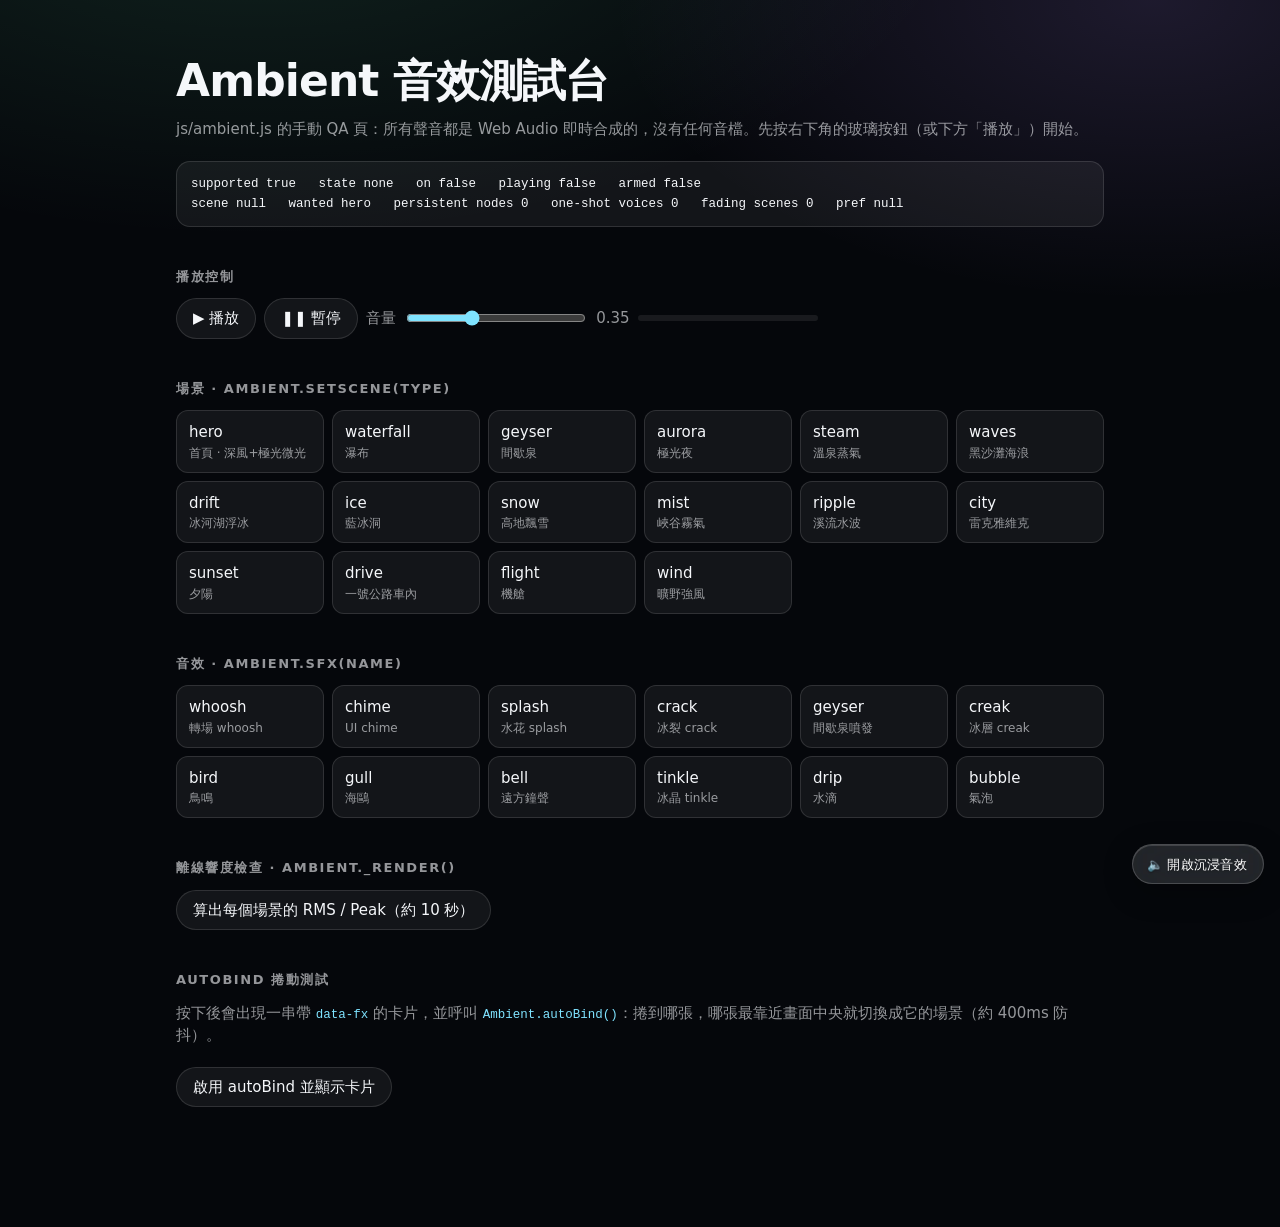
<file: ambient-test.html>
<!doctype html>
<html lang="zh-Hant-TW">
<head>
<meta charset="utf-8">
<meta name="viewport" content="width=device-width, initial-scale=1, viewport-fit=cover">
<meta name="robots" content="noindex">
<meta name="color-scheme" content="dark">
<title>Ambient 音效測試台 · 冰島任務</title>
<style>
  :root { --bg: #05070b; --card: rgba(255,255,255,.06); --line: rgba(255,255,255,.12); --fg: #f5f7fa; --dim: rgba(245,247,250,.6); --accent: #7fe3ff; }
  * { box-sizing: border-box; }
  html, body { margin: 0; background: var(--bg); color: var(--fg); font: 15px/1.5 -apple-system, BlinkMacSystemFont, "SF Pro Text", "PingFang TC", "Noto Sans TC", system-ui, sans-serif; }
  body { background: radial-gradient(1200px 600px at 20% -10%, rgba(107,255,184,.12), transparent 60%), radial-gradient(900px 500px at 90% 0%, rgba(179,140,255,.14), transparent 60%), var(--bg); min-height: 100vh; }
  main { max-width: 960px; margin: 0 auto; padding: 48px 16px 120px; }
  h1 { font-size: clamp(28px, 5vw, 44px); letter-spacing: -.02em; margin: 0 0 4px; }
  h2 { font-size: 13px; letter-spacing: .12em; text-transform: uppercase; color: var(--dim); margin: 40px 0 12px; font-weight: 600; }
  p.lead { color: var(--dim); margin: 0 0 20px; }
  code { font: 12.5px/1.4 ui-monospace, SFMono-Regular, Menlo, monospace; color: var(--accent); }
  .status { font: 12.5px/1.6 ui-monospace, SFMono-Regular, Menlo, monospace; background: var(--card); border: 1px solid var(--line); border-radius: 14px; padding: 12px 14px; white-space: pre-wrap; word-break: break-word; }
  .row { display: flex; flex-wrap: wrap; gap: 8px; align-items: center; }
  .grid { display: grid; grid-template-columns: repeat(auto-fill, minmax(140px, 1fr)); gap: 8px; }
  button.b { appearance: none; border: 1px solid var(--line); background: var(--card); color: var(--fg); border-radius: 12px; padding: 10px 12px; font: inherit; text-align: left; cursor: pointer; transition: background .2s, border-color .2s, transform .15s; }
  button.b:hover { background: rgba(255,255,255,.1); }
  button.b:active { transform: scale(.97); }
  button.b.on { border-color: var(--accent); background: rgba(127,227,255,.12); }
  button.b small { display: block; color: var(--dim); font-size: 12px; }
  button.pill { border-radius: 999px; padding: 8px 16px; text-align: center; }
  input[type=range] { width: 180px; accent-color: var(--accent); }
  table { width: 100%; border-collapse: collapse; font: 12.5px/1.5 ui-monospace, SFMono-Regular, Menlo, monospace; }
  th, td { text-align: right; padding: 4px 8px; border-bottom: 1px solid var(--line); }
  th:first-child, td:first-child { text-align: left; }
  .meter { height: 6px; border-radius: 3px; background: linear-gradient(90deg, #6bffb8, #7fe3ff 60%, #ffd36b); transform-origin: left; transform: scaleX(0); transition: transform .1s linear; }
  .meter-wrap { width: 180px; height: 6px; border-radius: 3px; background: rgba(255,255,255,.08); overflow: hidden; }
  .demo { display: none; }
  .demo.show { display: block; }
  .card { height: 70vh; margin: 16px 0; border-radius: 24px; border: 1px solid var(--line); display: flex; align-items: center; justify-content: center; font-size: 28px; font-weight: 700; letter-spacing: -.01em; background: var(--card); }
  .card span { font-size: 14px; color: var(--dim); font-weight: 500; display: block; text-align: center; }
  @media (max-width: 520px) { .grid { grid-template-columns: repeat(2, 1fr); } }
</style>
</head>
<body>
<main>
  <h1>Ambient 音效測試台</h1>
  <p class="lead">js/ambient.js 的手動 QA 頁：所有聲音都是 Web Audio 即時合成的，沒有任何音檔。先按右下角的玻璃按鈕（或下方「播放」）開始。</p>

  <div class="status" id="status">loading…</div>

  <h2>播放控制</h2>
  <div class="row">
    <button class="b pill" id="btnPlay">▶︎ 播放</button>
    <button class="b pill" id="btnPause">❚❚ 暫停</button>
    <label class="row" style="gap:8px;color:var(--dim)">音量 <input type="range" id="vol" min="0" max="100" value="35"> <span id="volv">0.35</span></label>
    <div class="meter-wrap" title="輸出電平"><div class="meter" id="meter"></div></div>
  </div>

  <h2>場景 · Ambient.setScene(type)</h2>
  <div class="grid" id="scenes"></div>

  <h2>音效 · Ambient.sfx(name)</h2>
  <div class="grid" id="sfx"></div>

  <h2>離線響度檢查 · Ambient._render()</h2>
  <div class="row" style="margin-bottom:10px">
    <button class="b pill" id="btnLoud">算出每個場景的 RMS / Peak（約 10 秒）</button>
  </div>
  <div id="loud"></div>

  <h2>autoBind 捲動測試</h2>
  <p class="lead">按下後會出現一串帶 <code>data-fx</code> 的卡片，並呼叫 <code>Ambient.autoBind()</code>：捲到哪張，哪張最靠近畫面中央就切換成它的場景（約 400ms 防抖）。</p>
  <button class="b pill" id="btnBind">啟用 autoBind 並顯示卡片</button>
  <div class="demo" id="demo"></div>
</main>

<script src="js/ambient.js"></script>
<script>
(function () {
  var $ = function (id) { return document.getElementById(id); };
  var NAMES = {
    hero: '首頁 · 深風+極光微光', waterfall: '瀑布', geyser: '間歇泉', aurora: '極光夜', steam: '溫泉蒸氣',
    waves: '黑沙灘海浪', drift: '冰河湖浮冰', ice: '藍冰洞', snow: '高地飄雪', mist: '峽谷霧氣',
    ripple: '溪流水波', city: '雷克雅維克', sunset: '夕陽', drive: '一號公路車內', flight: '機艙', wind: '曠野強風'
  };
  var SFXN = { whoosh: '轉場 whoosh', chime: 'UI chime', splash: '水花 splash', crack: '冰裂 crack', geyser: '間歇泉噴發',
    creak: '冰層 creak', bird: '鳥鳴', gull: '海鷗', bell: '遠方鐘聲', tinkle: '冰晶 tinkle', drip: '水滴', bubble: '氣泡' };

  if (!window.Ambient || !Ambient.supported) {
    $('status').textContent = '這個瀏覽器不支援 Web Audio（Ambient.supported = false）。所有 API 呼叫都會安靜地 no-op。';
  }
  Ambient.init({ button: true });

  // scene buttons
  Ambient.scenes.forEach(function (t) {
    var b = document.createElement('button');
    b.className = 'b'; b.dataset.scene = t;
    b.innerHTML = t + '<small>' + (NAMES[t] || '') + '</small>';
    b.addEventListener('click', function () { Ambient.setScene(t); if (!Ambient.isOn()) Ambient.play(); });
    $('scenes').appendChild(b);
  });
  Ambient.sfxNames.forEach(function (n) {
    var b = document.createElement('button');
    b.className = 'b'; b.innerHTML = n + '<small>' + (SFXN[n] || '') + '</small>';
    b.addEventListener('click', function () { if (!Ambient.isOn()) Ambient.play(); setTimeout(function () { Ambient.sfx(n); }, Ambient.isPlaying() ? 0 : 300); });
    $('sfx').appendChild(b);
  });

  $('btnPlay').onclick = function () { Ambient.play(); };
  $('btnPause').onclick = function () { Ambient.pause(); };
  $('vol').oninput = function () { var v = this.value / 100; $('volv').textContent = v.toFixed(2); Ambient.setVolume(v); };

  window.addEventListener('ambient:change', function (e) {
    var sc = e.detail.scene;
    Array.prototype.forEach.call(document.querySelectorAll('[data-scene]'), function (b) { b.classList.toggle('on', b.dataset.scene === sc); });
  });
  window.addEventListener('ambient:geyser', function () { $('status').style.borderColor = 'rgba(127,227,255,.8)'; setTimeout(function () { $('status').style.borderColor = ''; }, 600); });

  // status + meter
  var analyser = null, buf = null;
  setInterval(function () {
    var d = Ambient._debug();
    $('status').textContent =
      'supported ' + d.supported + '   state ' + d.state + '   on ' + d.on + '   playing ' + d.playing + '   armed ' + d.armed + '\n' +
      'scene ' + d.scene + '   wanted ' + d.wanted + '   persistent nodes ' + d.nodes + '   one-shot voices ' + d.transient + '   fading scenes ' + d.dying + '   pref ' + d.pref;
  }, 300);
  (function meter() {
    requestAnimationFrame(meter);
    var g = Ambient._graph && Ambient._graph();
    if (!g) return;
    if (!analyser) { analyser = g.ctx.createAnalyser(); analyser.fftSize = 1024; buf = new Float32Array(analyser.fftSize); g.master.connect(analyser); }
    analyser.getFloatTimeDomainData(buf);
    var s = 0; for (var i = 0; i < buf.length; i++) s += buf[i] * buf[i];
    var db = 20 * Math.log10(Math.sqrt(s / buf.length) + 1e-9);
    $('meter').style.transform = 'scaleX(' + Math.max(0, Math.min(1, (db + 60) / 50)).toFixed(3) + ')';
  })();

  // offline loudness table
  $('btnLoud').onclick = function () {
    var btn = this; btn.disabled = true; btn.textContent = '計算中…';
    var rows = [], i = 0;
    (function next() {
      if (i >= Ambient.scenes.length) {
        $('loud').innerHTML = '<table><tr><th>scene</th><th>RMS dBFS</th><th>peak</th><th>layers</th><th>nodes</th></tr>' + rows.join('') + '</table>';
        btn.disabled = false; btn.textContent = '再算一次'; return;
      }
      var t = Ambient.scenes[i++];
      Ambient._render(t, 8).then(function (b) {
        var L = b.getChannelData(0), R = b.getChannelData(1), s = 0, pk = 0, st = Math.floor(b.sampleRate);
        for (var k = st; k < L.length; k++) { s += (L[k] * L[k] + R[k] * R[k]) / 2; pk = Math.max(pk, Math.abs(L[k]), Math.abs(R[k])); }
        rows.push('<tr><td>' + t + '</td><td>' + (10 * Math.log10(s / (L.length - st))).toFixed(1) + '</td><td>' + pk.toFixed(3) + '</td><td>' + b.info.layers + '</td><td>' + b.info.nodes + '</td></tr>');
        next();
      }, function (e) { rows.push('<tr><td>' + t + '</td><td colspan="4">' + e.message + '</td></tr>'); next(); });
    })();
  };

  // autoBind demo
  $('btnBind').onclick = function () {
    var demo = $('demo');
    if (!demo.childElementCount) {
      ['hero', 'waterfall', 'geyser', 'steam', 'waves', 'drift', 'ice', 'aurora', 'city', 'drive'].forEach(function (t) {
        var c = document.createElement('div');
        c.className = 'card'; c.setAttribute('data-fx', t);
        c.innerHTML = '<div>' + (NAMES[t] || t) + '<span>data-fx="' + t + '"</span></div>';
        demo.appendChild(c);
      });
    }
    demo.classList.add('show');
    Ambient.autoBind('#demo [data-fx]');
    this.textContent = 'autoBind 已啟用 —— 往下捲';
    this.disabled = true;
  };
})();
</script>
</body>
</html>
</file>
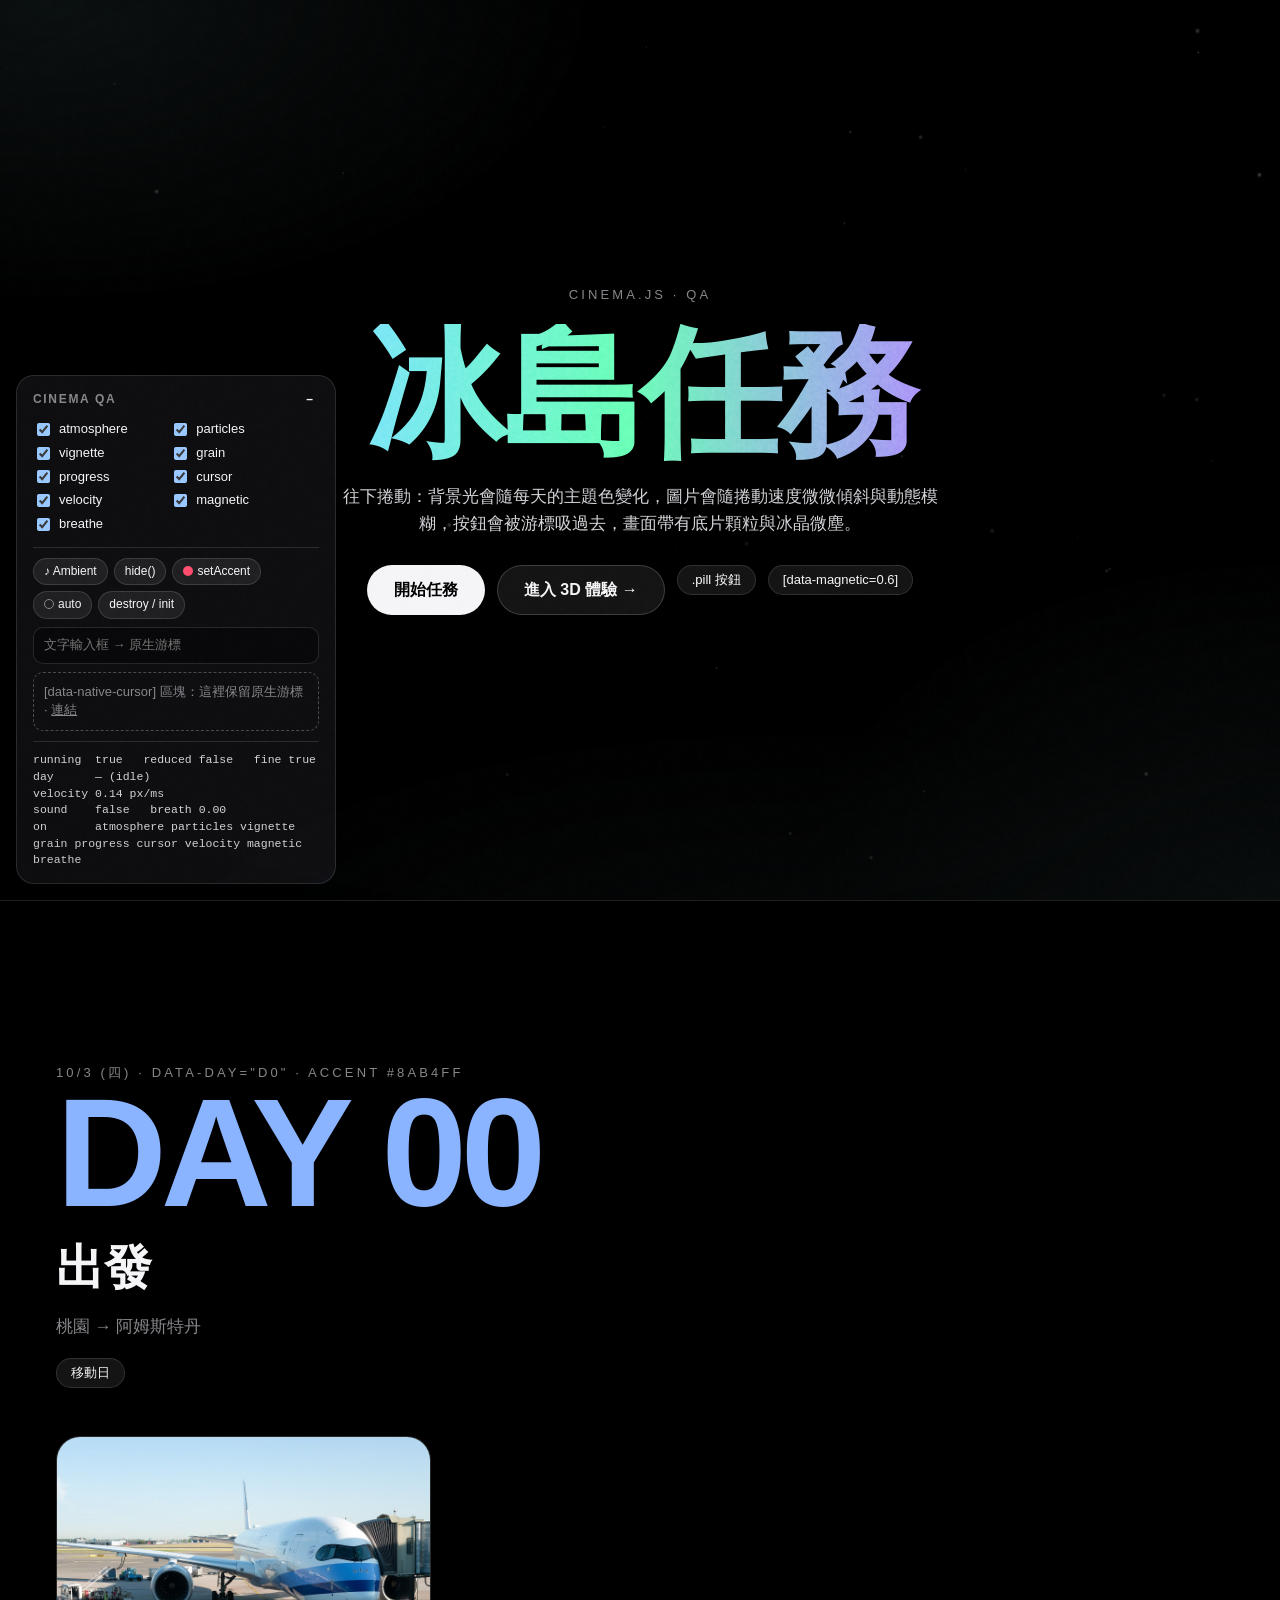
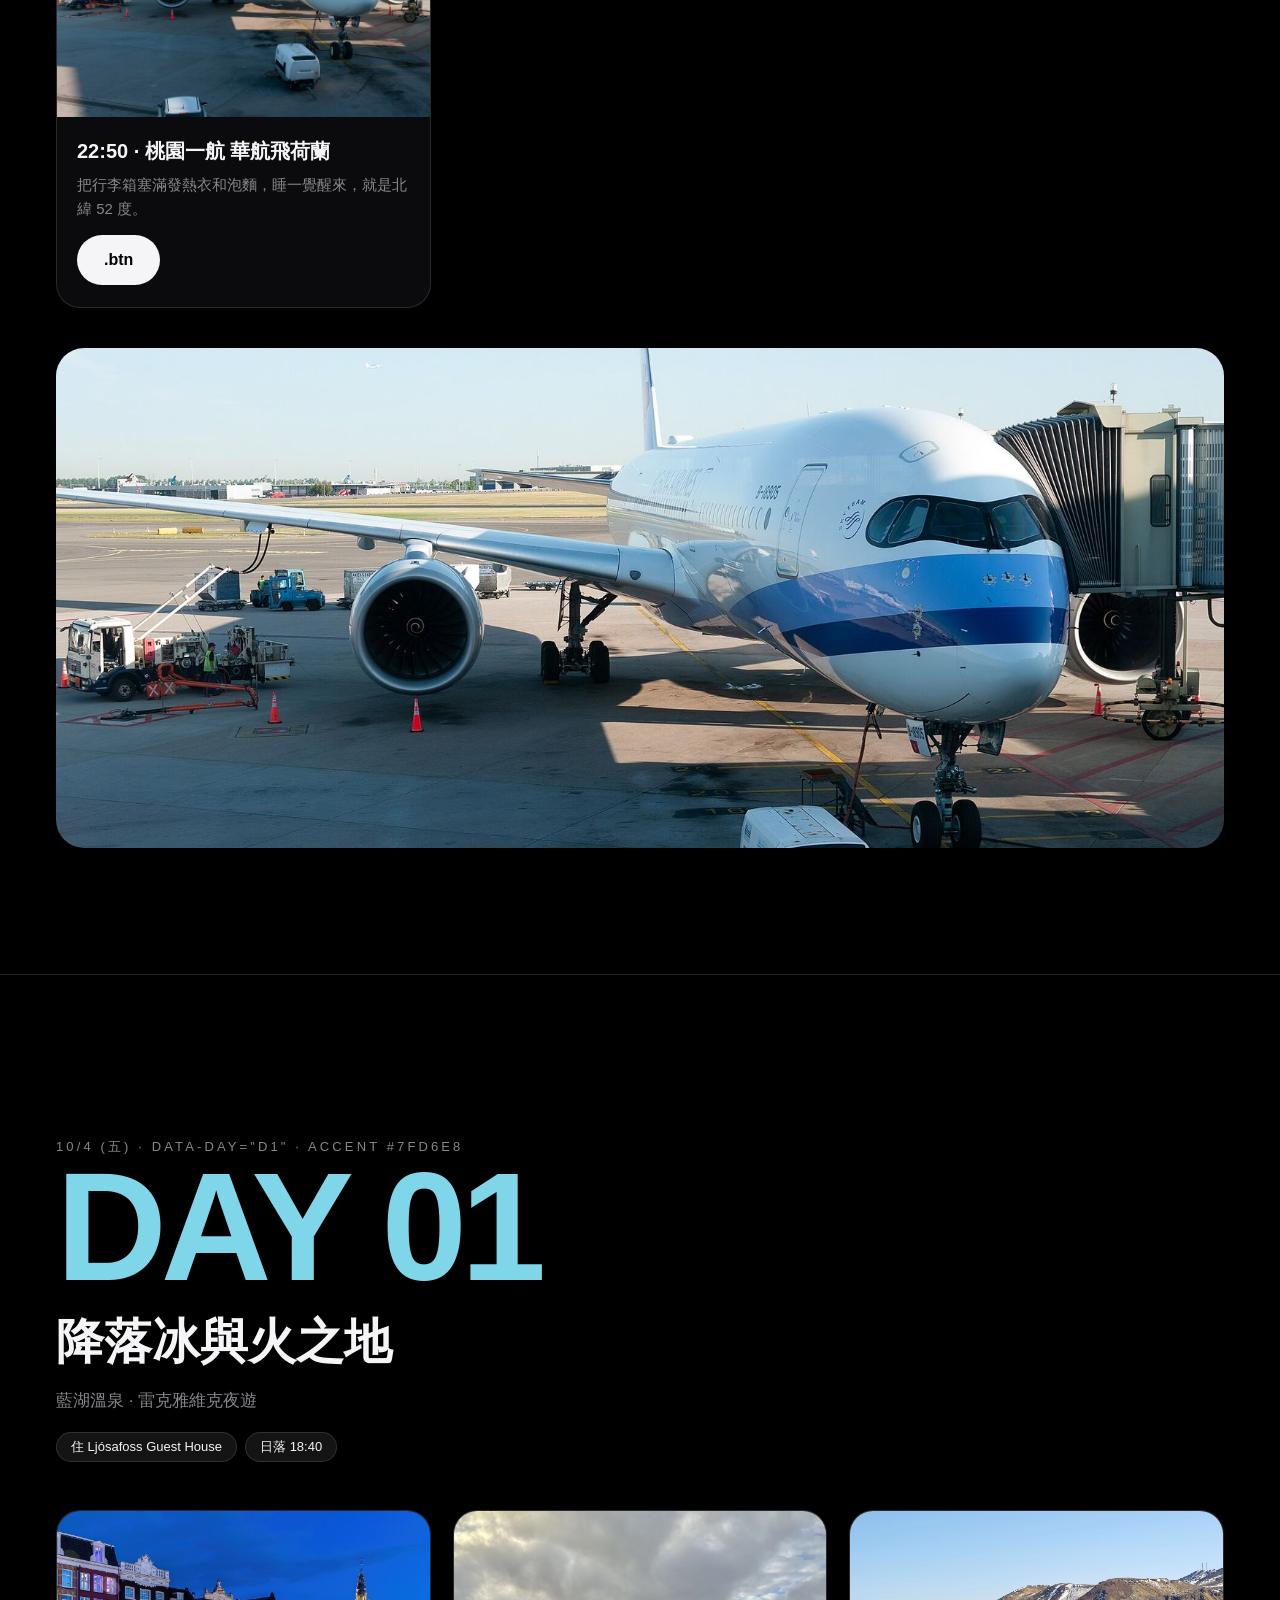
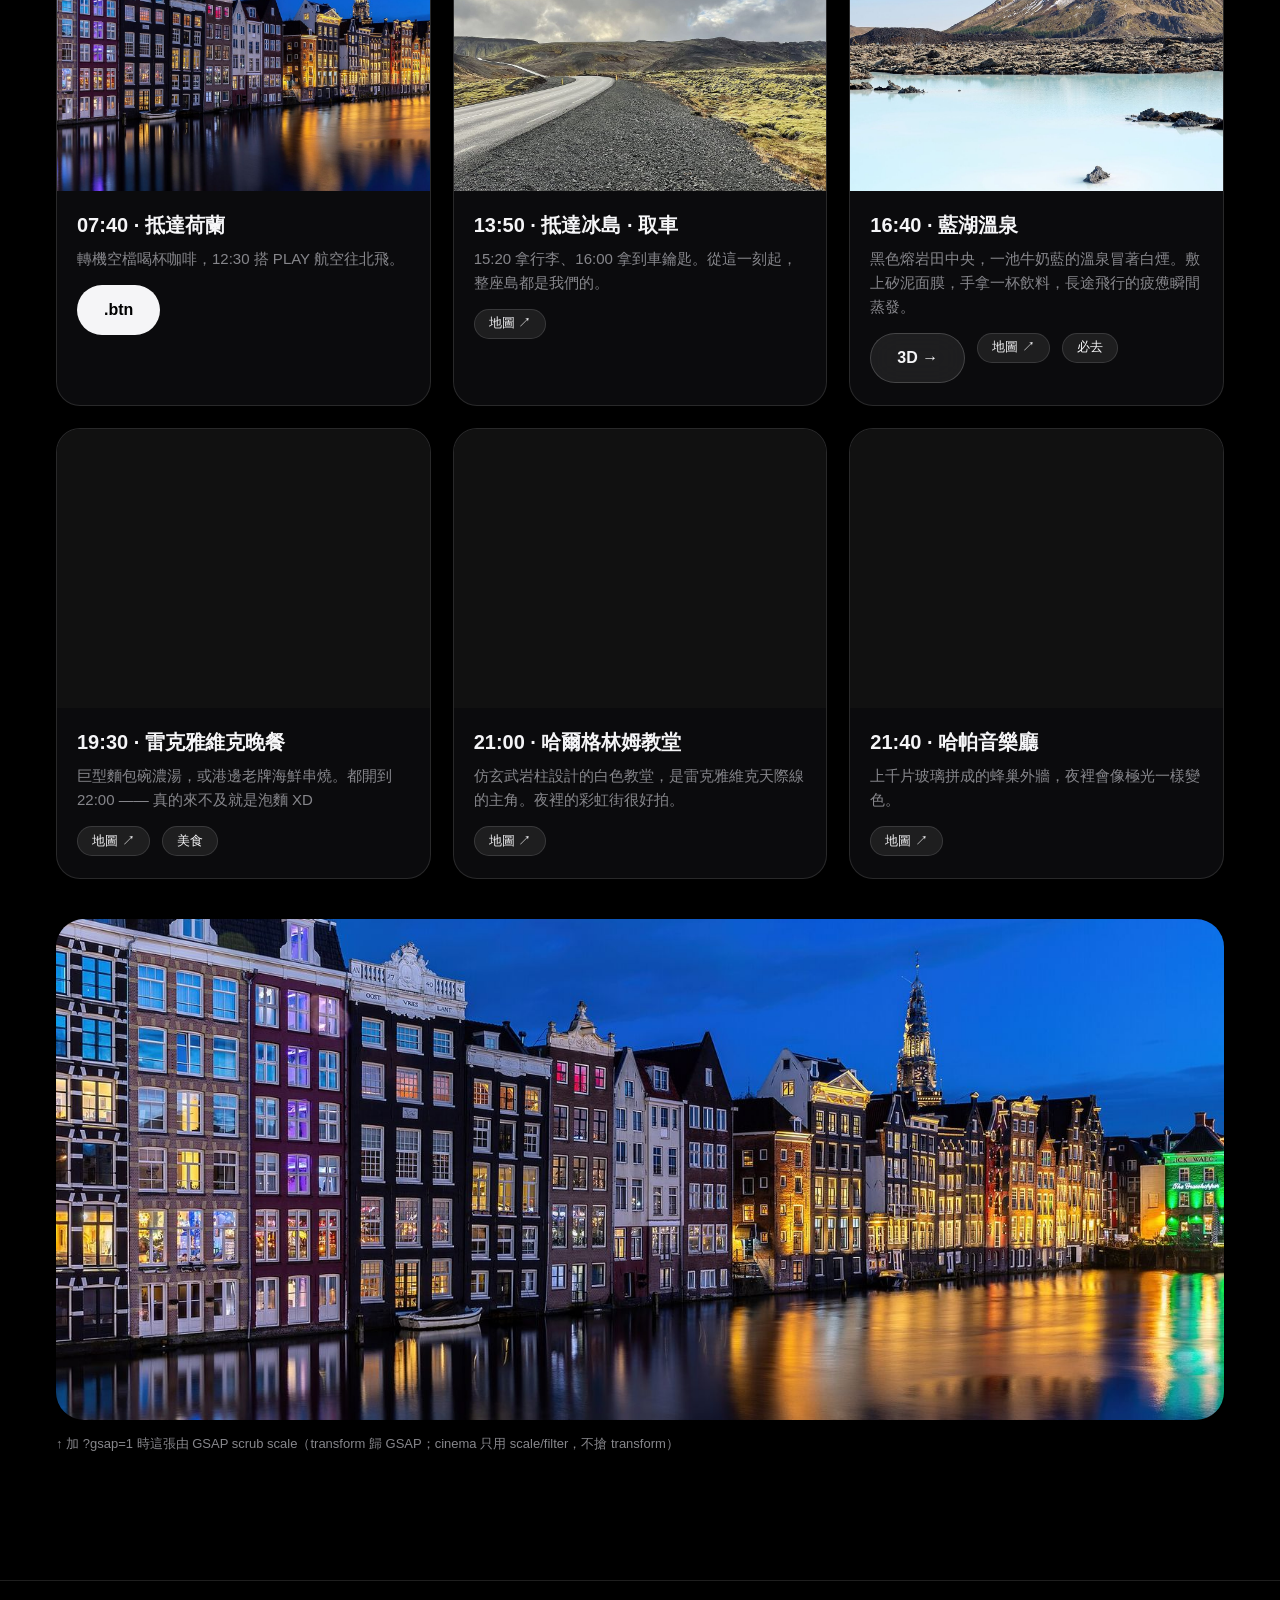
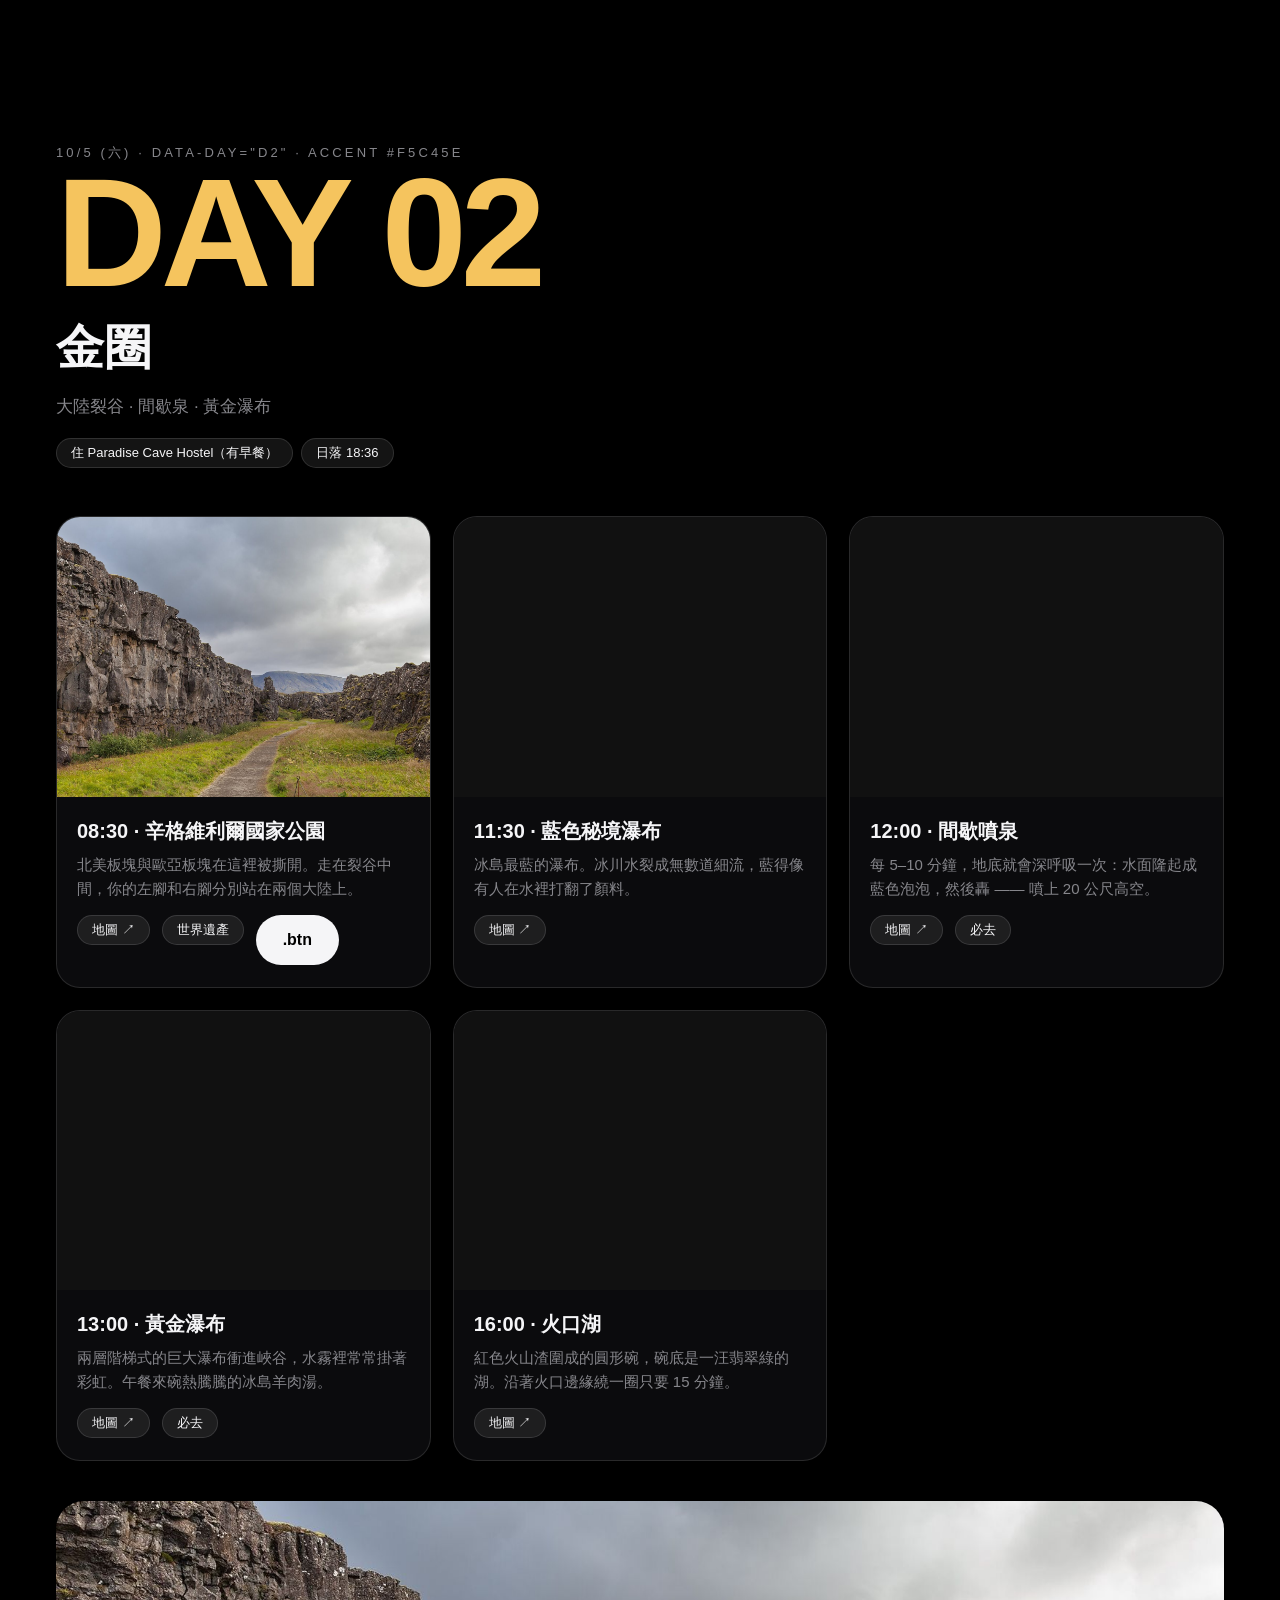
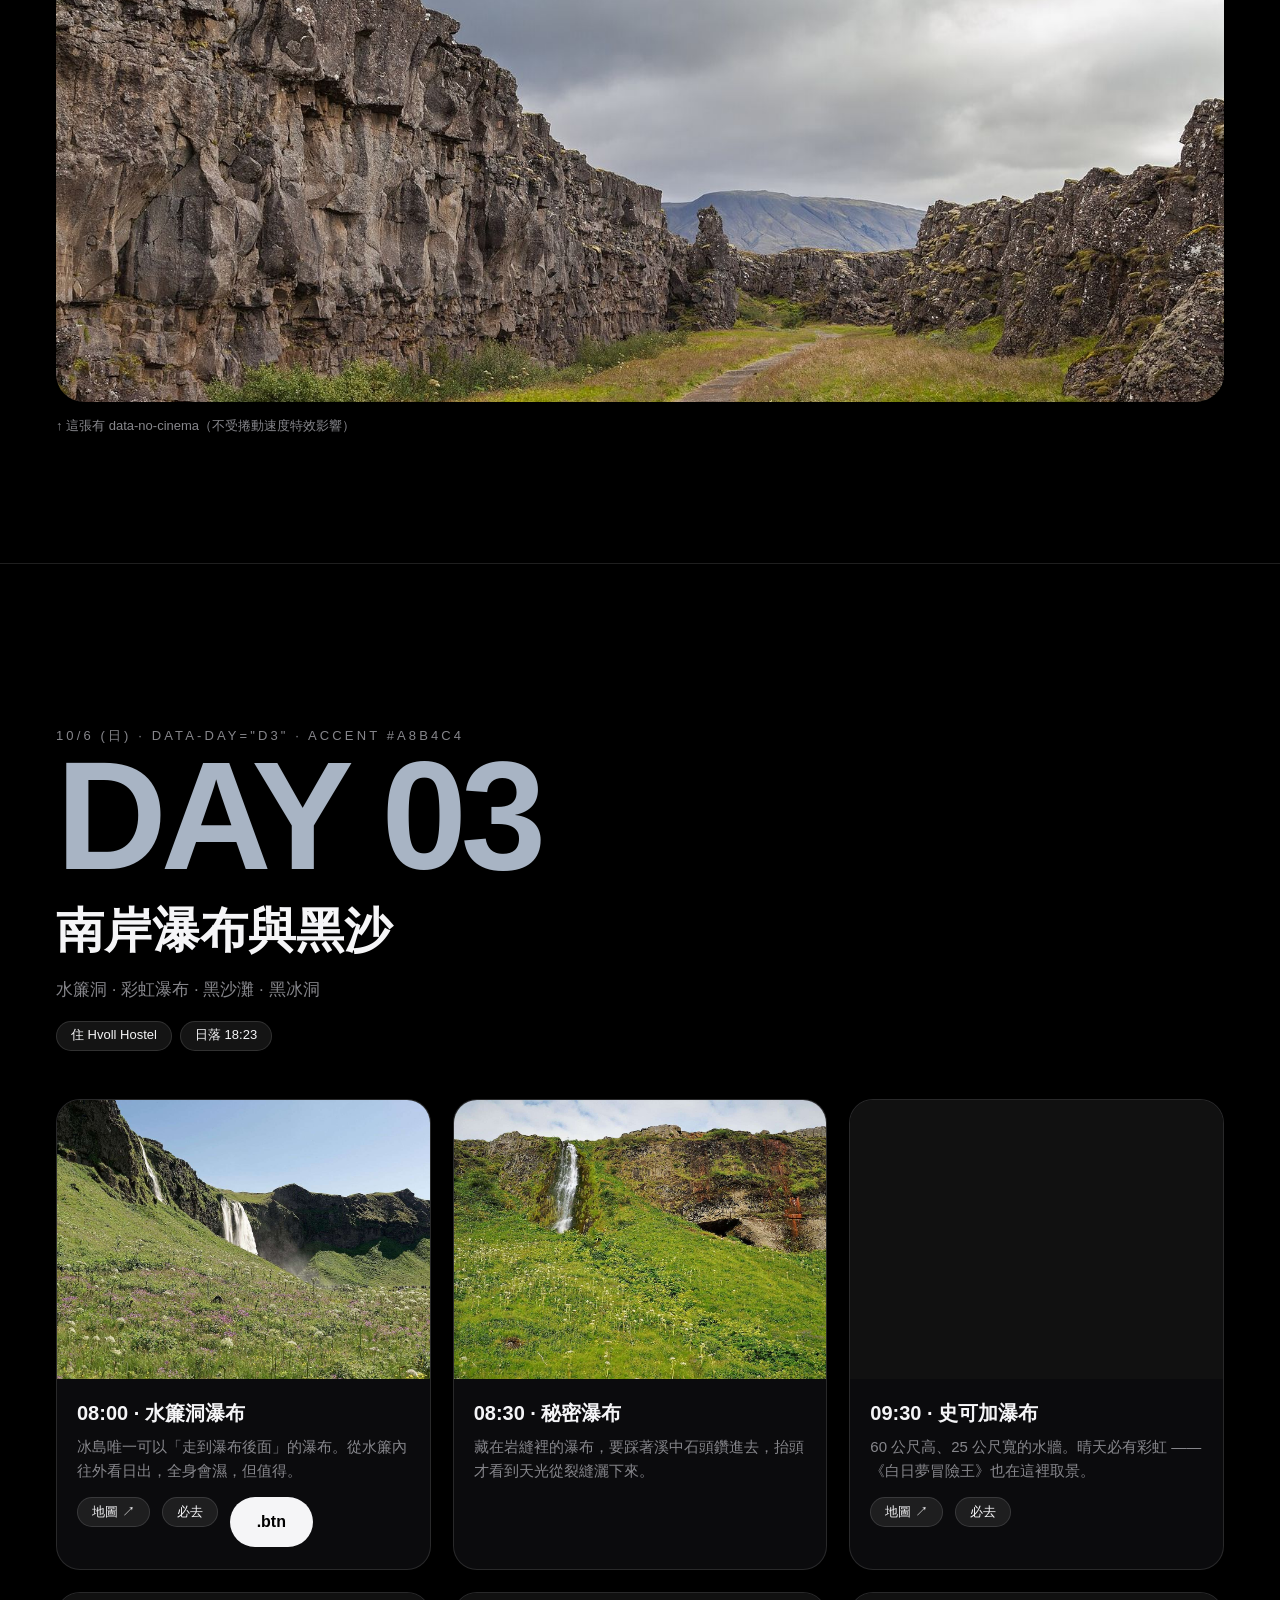
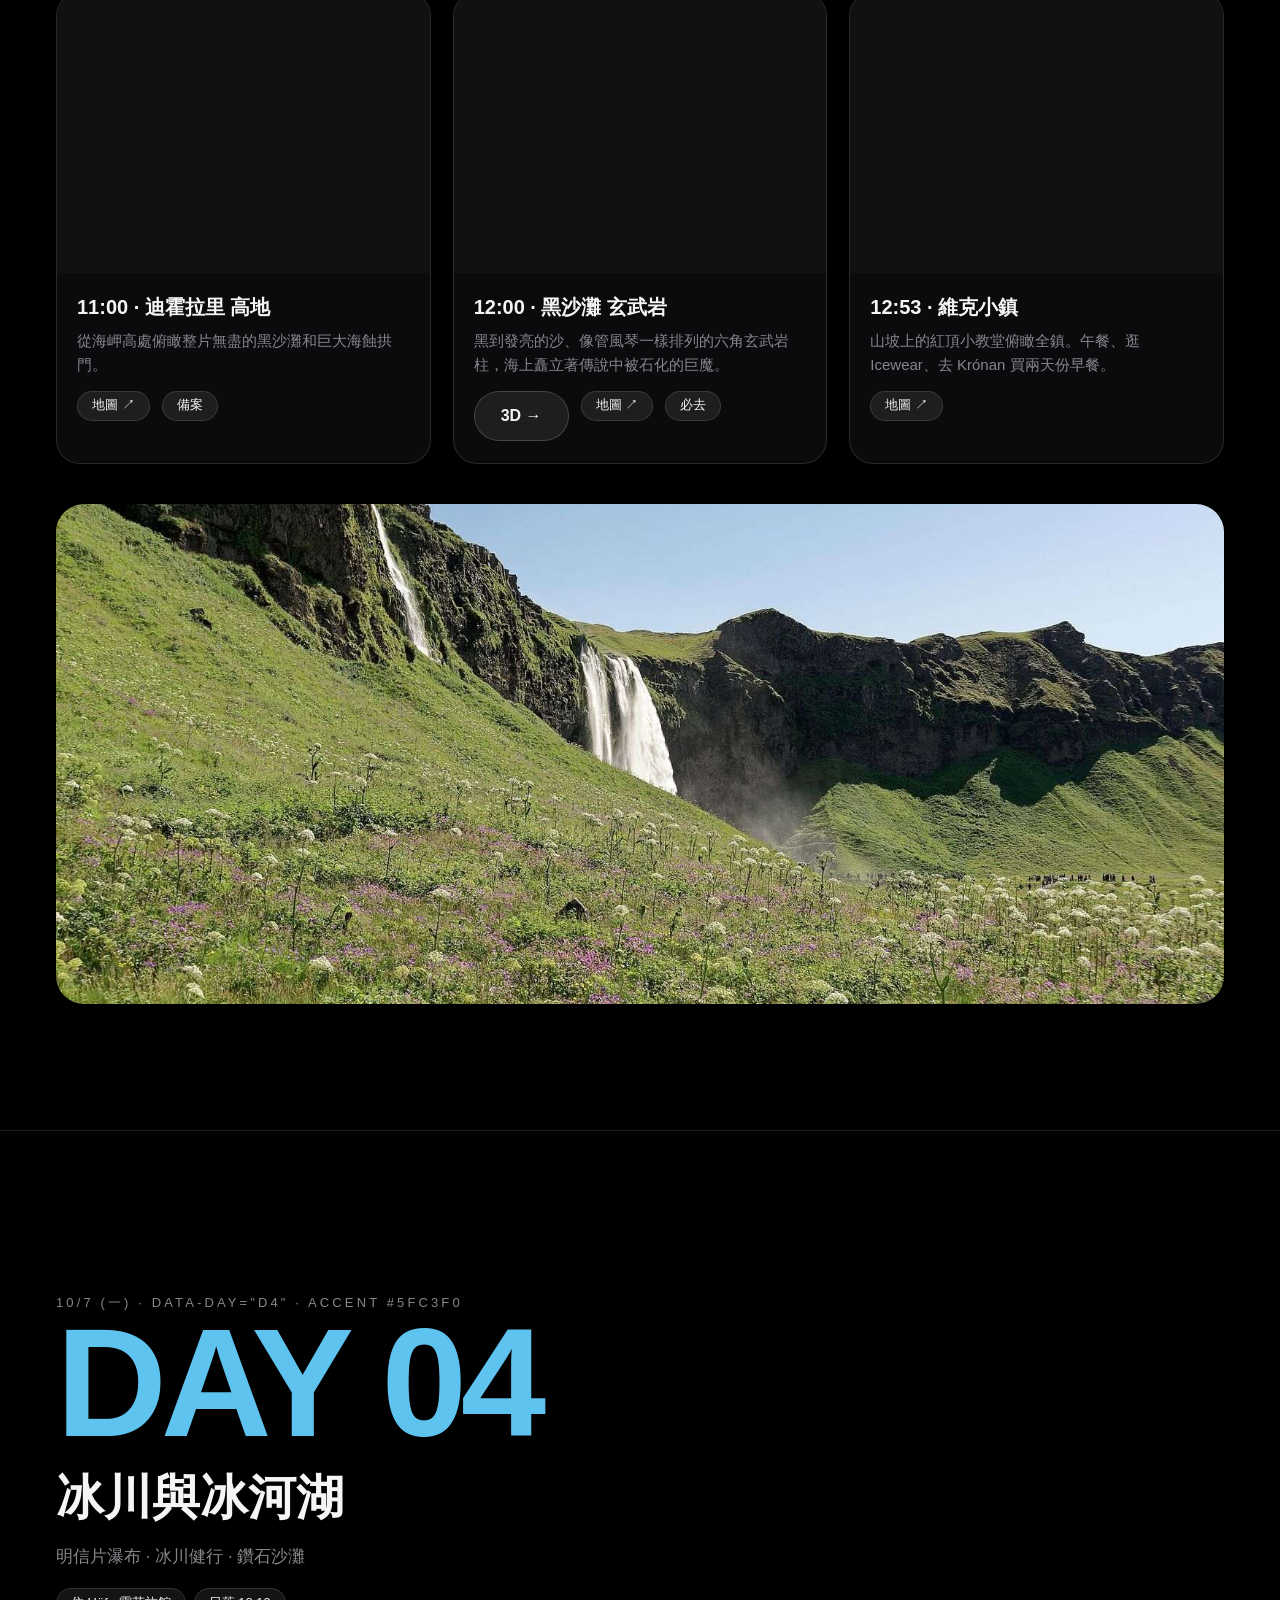
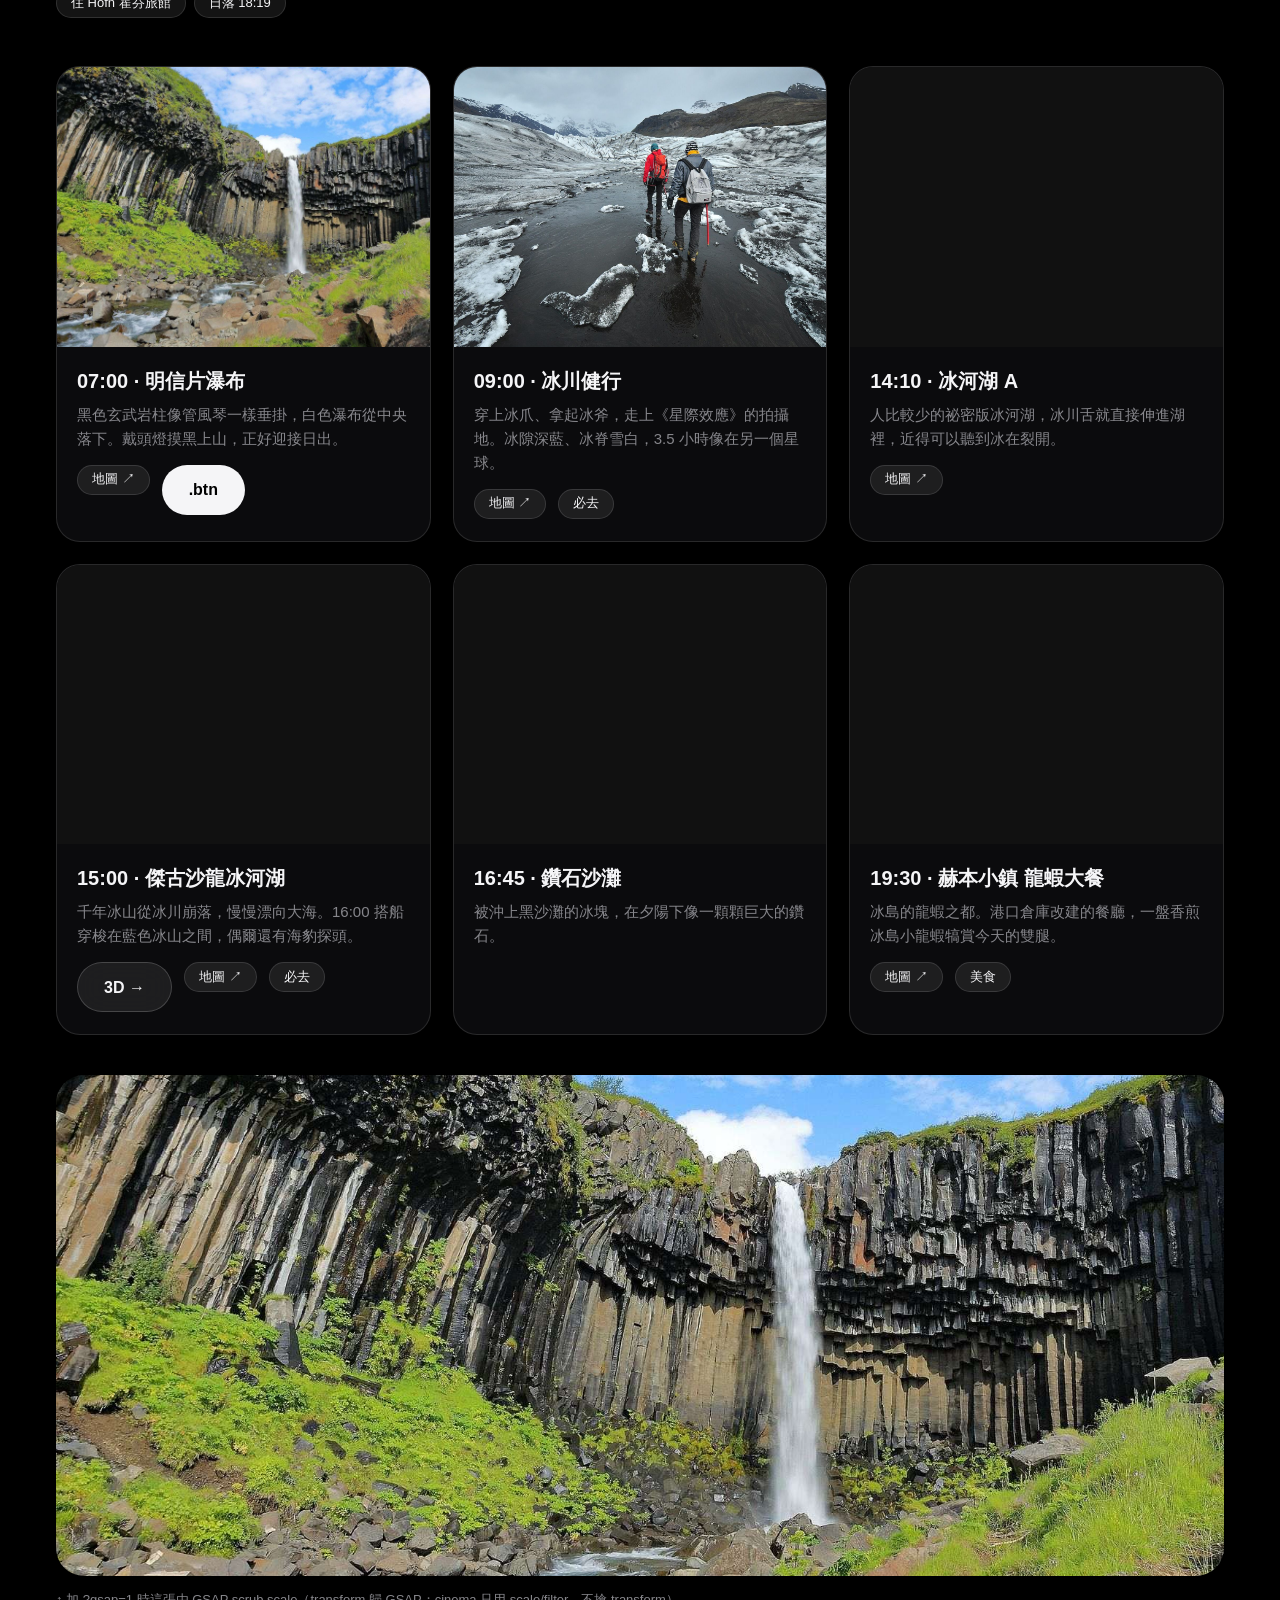
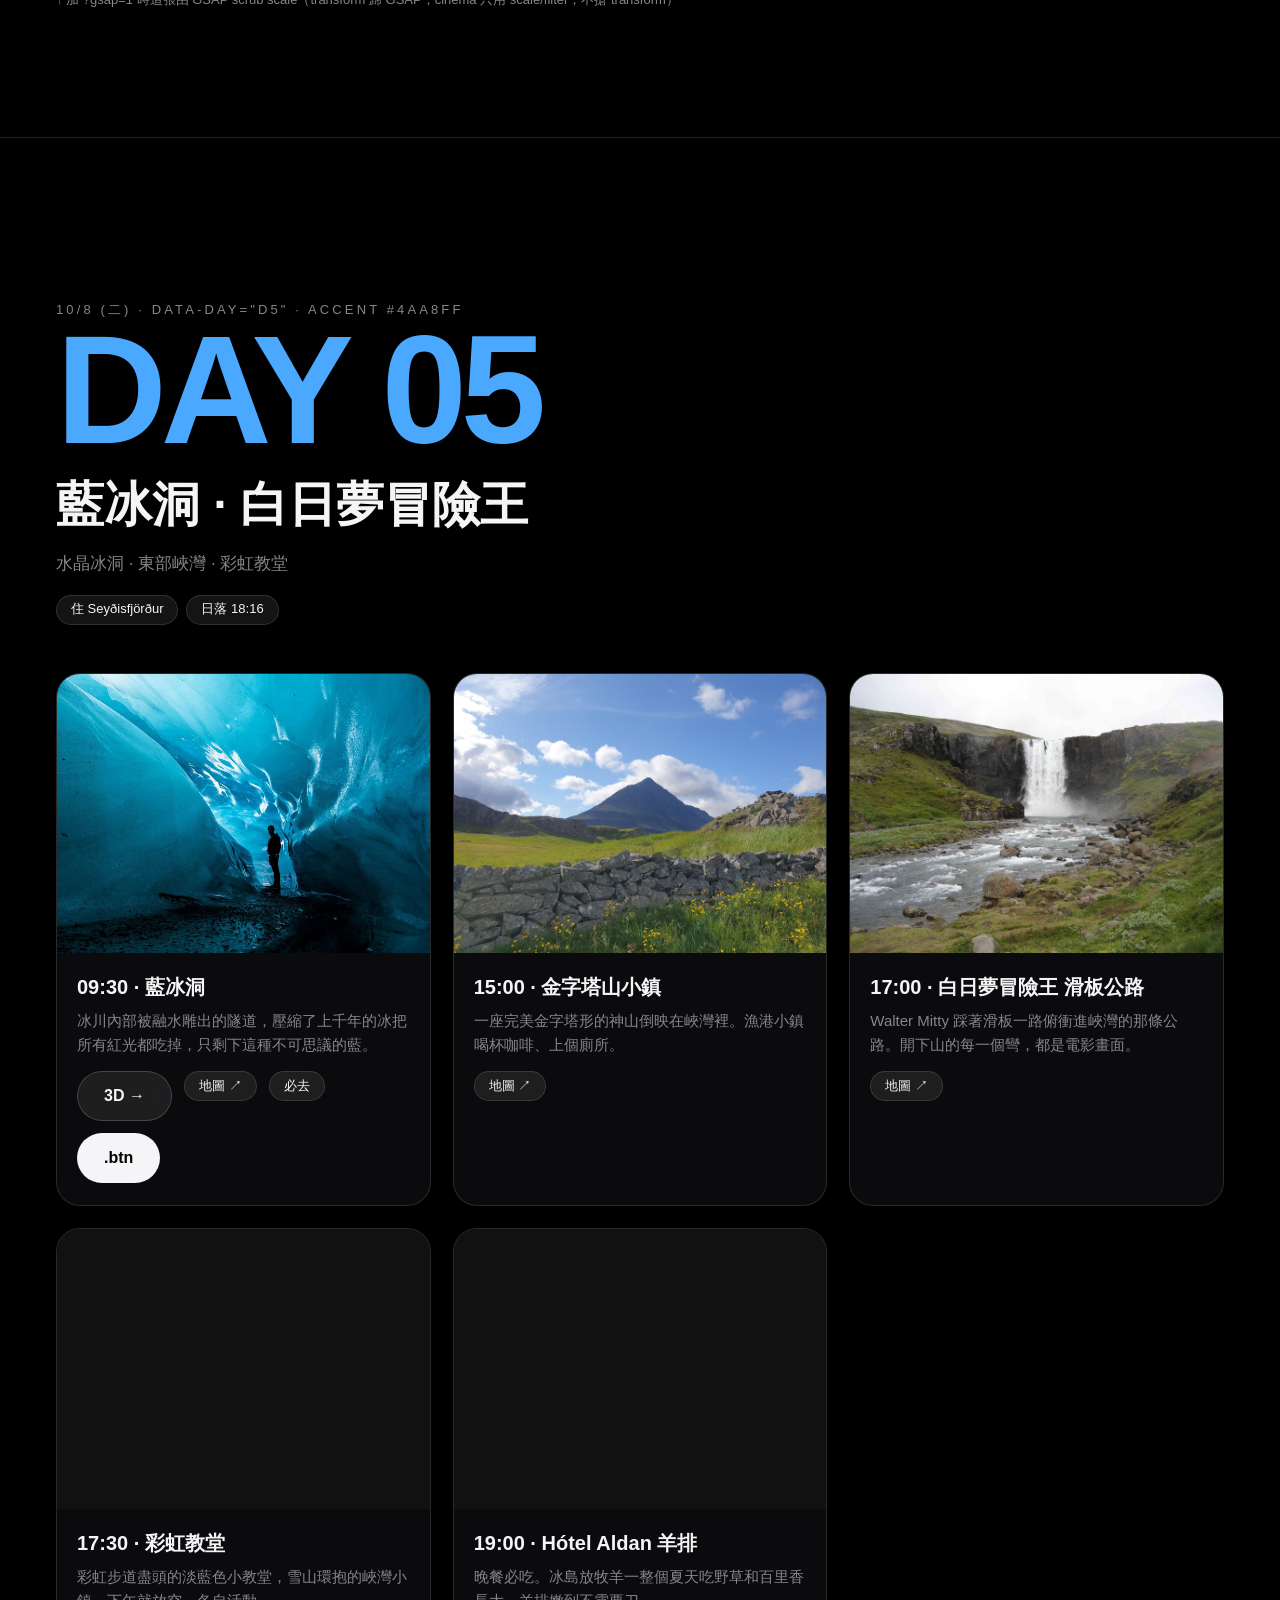
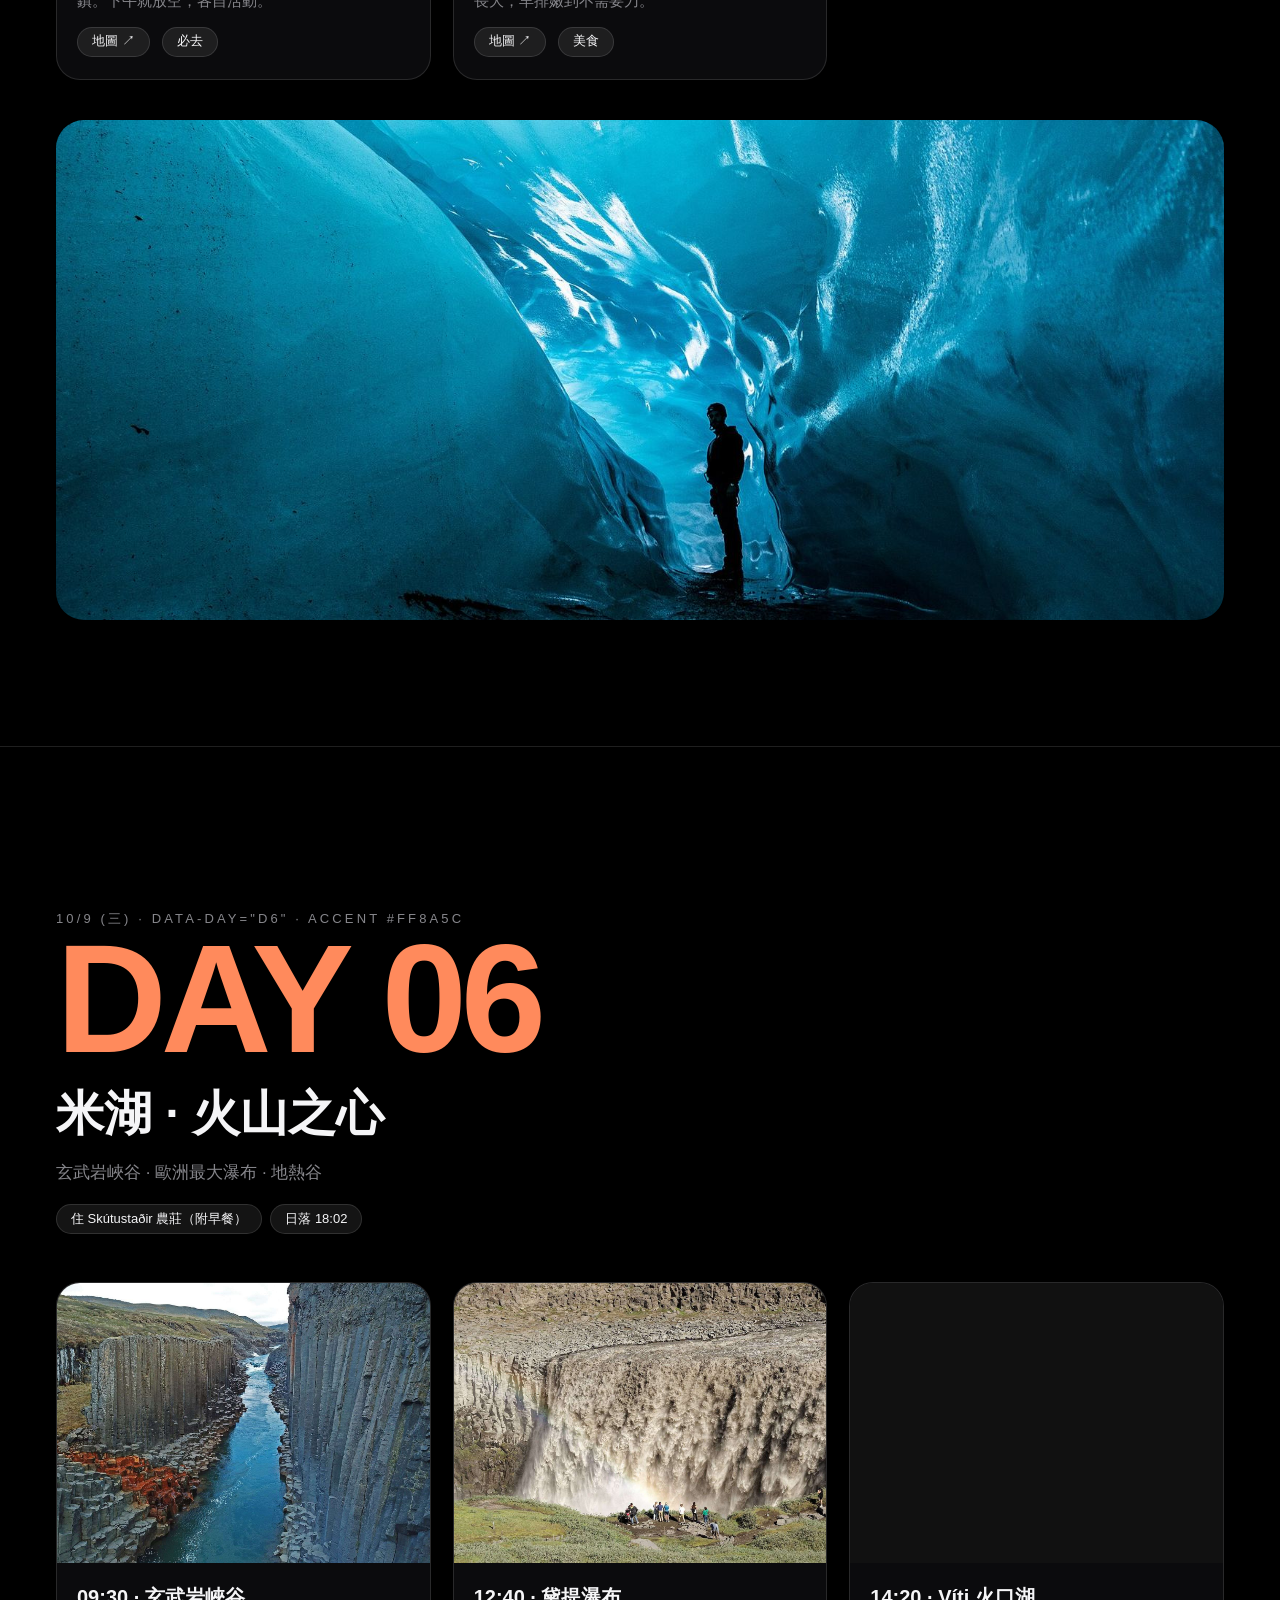
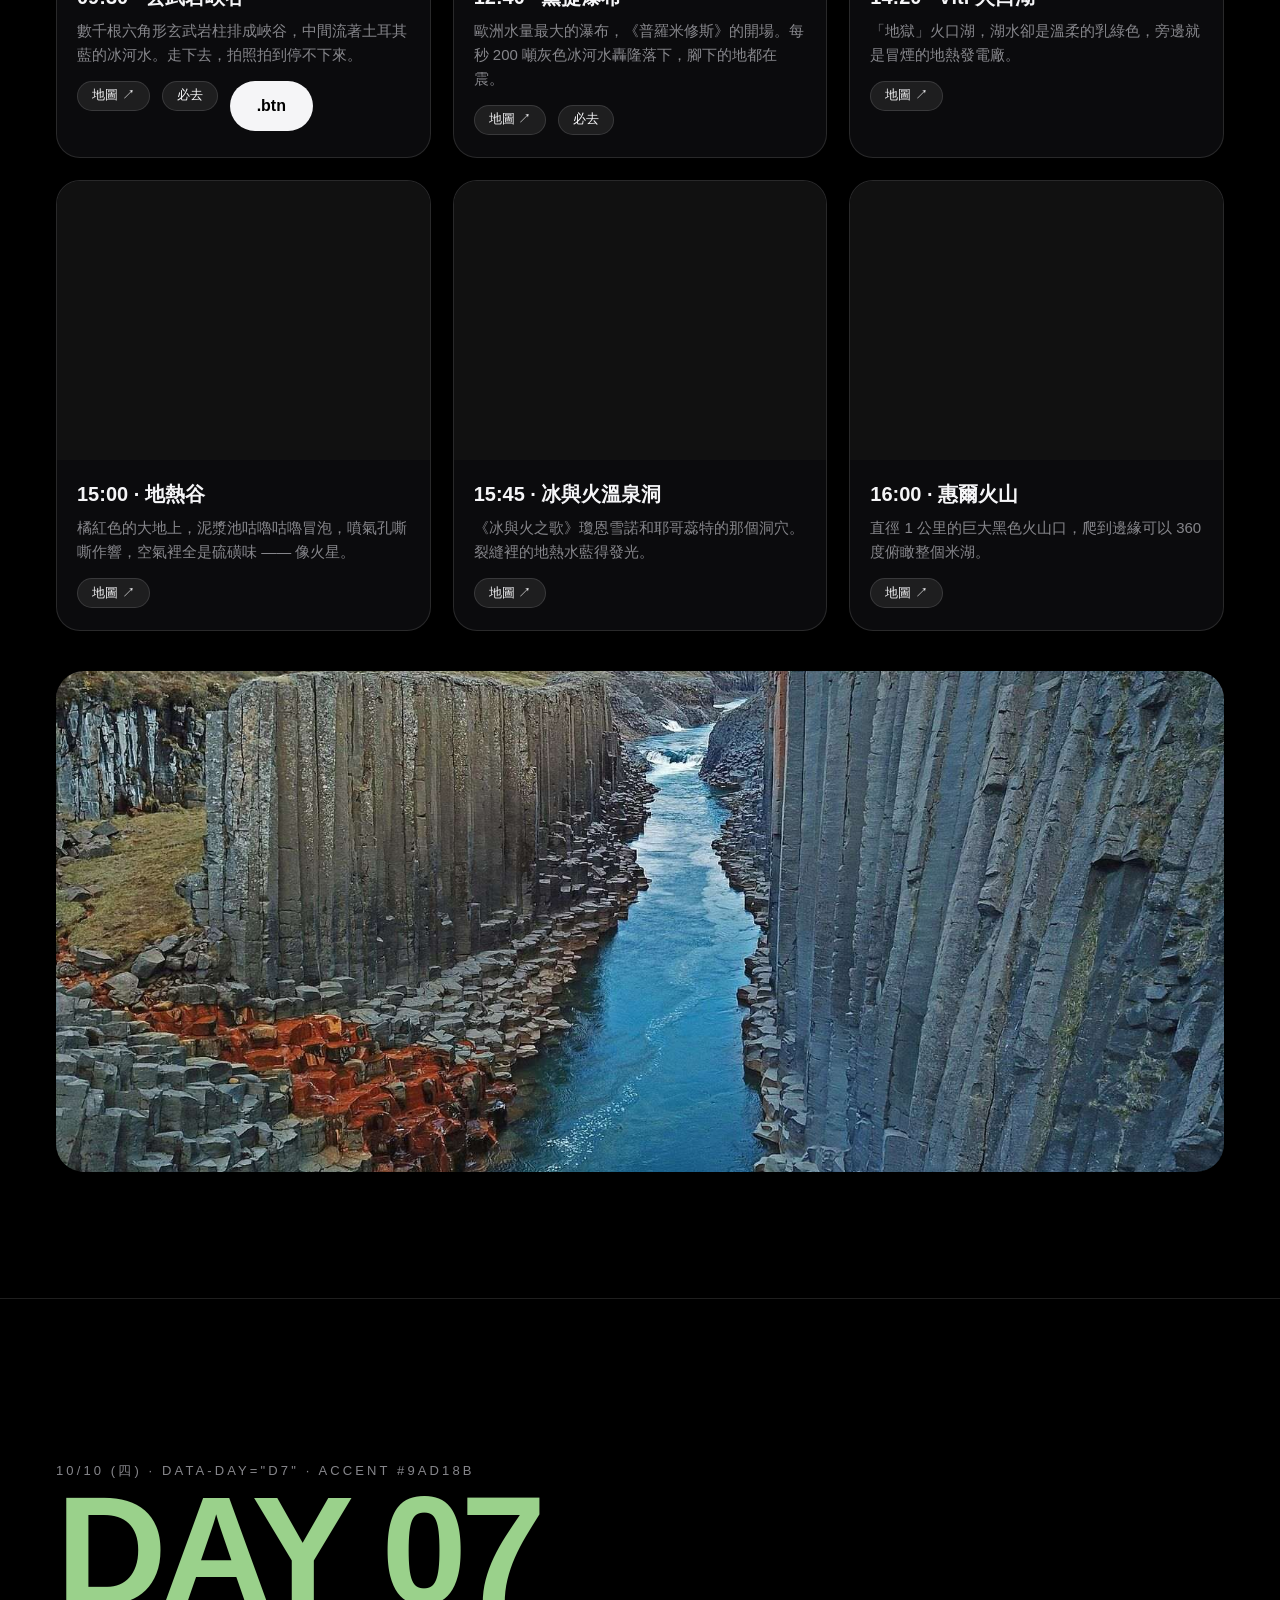
<file: cinema-test.html>
<!doctype html>
<html lang="zh-Hant">
<head>
  <meta charset="utf-8">
  <meta name="viewport" content="width=device-width, initial-scale=1, viewport-fit=cover">
  <meta name="robots" content="noindex">
  <title>Cinema QA</title>
  <!--
    QA page for js/cinema.js — open via a local server:  python3 -m http.server 8000
    Query flags (combine with &):
      ?lenis=1      load Lenis smooth scroll (velocity feel with smoothing)
      ?gsap=1       load GSAP + ScrollTrigger and scrub-scale some images (transform-ownership test)
      ?reduced=1    force reducedMotion:true (cursor / velocity / magnetic / particles off, static grain)
      ?ambient=real load the real js/ambient.js instead of the stub
      ?under=1      glowMode:'under'
  -->
  <style>
    :root {
      --bg: #000; --fg: #f5f5f7; --muted: #86868b; --line: rgba(255,255,255,.12);
      --grad: linear-gradient(90deg, #7fe3ff 0%, #6bffb8 48%, #b38cff 100%);
      --font: -apple-system, BlinkMacSystemFont, "SF Pro Display", "Noto Sans TC", "PingFang TC", "Microsoft JhengHei", sans-serif;
      --gutter: clamp(16px, 4.5vw, 56px);
    }
    * { box-sizing: border-box; }
    html { background: var(--bg); color-scheme: dark; }
    body { margin: 0; background: var(--bg); color: var(--fg); font: 17px/1.6 var(--font); -webkit-font-smoothing: antialiased; overflow-x: hidden; }
    img { display: block; max-width: 100%; }
    a { color: inherit; text-decoration: none; }
    h1, h2, h3, p { margin: 0; }

    .hero { min-height: 100vh; display: grid; place-items: center; text-align: center; padding: 96px var(--gutter); position: relative; overflow: hidden; }
    .hero__bg { position: absolute; inset: 0; z-index: -1; }
    .hero__bg img { width: 100%; height: 100%; object-fit: cover; opacity: .55; }
    .eyebrow { font-size: 13px; letter-spacing: .24em; text-transform: uppercase; color: var(--muted); }
    .hero h1 { font-size: clamp(48px, 11vw, 148px); line-height: 1; font-weight: 800; letter-spacing: -.03em; margin: 18px 0; background: var(--grad); -webkit-background-clip: text; background-clip: text; color: transparent; }
    .hero p.lead { color: #d2d2d7; max-width: 36em; margin: 0 auto; }
    .row { display: flex; gap: 12px; flex-wrap: wrap; justify-content: center; margin-top: 28px; }

    .btn { display: inline-flex; align-items: center; gap: 8px; height: 50px; padding: 0 26px; border-radius: 999px; font-weight: 600; font-size: 16px; border: 1px solid transparent; transition: background .3s, box-shadow .3s; }
    .btn:active { transform: scale(.97); }
    .btn--light { background: #f5f5f7; color: #000; }
    .btn--glass { background: rgba(255,255,255,.08); border-color: rgba(255,255,255,.18); backdrop-filter: blur(16px); -webkit-backdrop-filter: blur(16px); }
    .pill { display: inline-flex; align-items: center; height: 30px; padding: 0 14px; border-radius: 999px; font-size: 13px; background: rgba(255,255,255,.08); border: 1px solid var(--line); }

    .day { position: relative; background: #000; padding: 18vh var(--gutter) 14vh; border-top: 1px solid var(--line); }
    .day__head { max-width: 1240px; margin: 0 auto 48px; }
    .day__num { font-size: clamp(64px, 12vw, 160px); line-height: .9; font-weight: 800; letter-spacing: -.04em; color: var(--accent, #fff); }
    .day__title { font-size: clamp(28px, 4vw, 48px); font-weight: 700; margin-top: 8px; }
    .day__sub { color: var(--muted); margin-top: 6px; }
    .day__chips { display: flex; gap: 8px; flex-wrap: wrap; margin-top: 18px; }
    .grid { max-width: 1240px; margin: 0 auto; display: grid; grid-template-columns: repeat(auto-fill, minmax(min(100%, 340px), 1fr)); gap: 22px; }
    .card { border-radius: 24px; overflow: hidden; background: #0b0b0d; border: 1px solid var(--line); }
    .card__media { aspect-ratio: 4 / 3; overflow: hidden; background: #111; }
    .card__media img { width: 100%; height: 100%; object-fit: cover; }
    .card__body { padding: 18px 20px 22px; }
    .card__body h3 { font-size: 20px; }
    .card__body p { color: var(--muted); font-size: 15px; margin-top: 6px; }
    .card__body .row { justify-content: flex-start; margin-top: 14px; }
    .wide { max-width: 1240px; margin: 40px auto 0; border-radius: 28px; overflow: hidden; aspect-ratio: 21 / 9; }
    .wide img { width: 100%; height: 100%; object-fit: cover; }
    .note { max-width: 1240px; margin: 14px auto 0; color: var(--muted); font-size: 13px; }

    .end { min-height: 80vh; display: grid; place-items: center; text-align: center; padding: 0 var(--gutter); }

    /* QA panel */
    .qa { position: fixed; left: 16px; bottom: 16px; z-index: 50; width: min(320px, calc(100vw - 32px)); max-height: calc(100vh - 32px); overflow: auto;
      padding: 14px 16px; border-radius: 18px; background: rgba(18,18,22,.78); border: 1px solid var(--line);
      backdrop-filter: blur(20px) saturate(160%); -webkit-backdrop-filter: blur(20px) saturate(160%); font-size: 13px; line-height: 1.45; }
    .qa h4 { margin: 0 0 8px; font-size: 12px; letter-spacing: .14em; text-transform: uppercase; color: var(--muted); display: flex; justify-content: space-between; align-items: center; }
    .qa h4 button { font: inherit; color: var(--fg); background: none; border: 0; cursor: pointer; letter-spacing: 0; }
    .qa label.chk { display: inline-flex; align-items: center; gap: 6px; width: 48%; margin: 2px 0; cursor: pointer; }
    .qa .sep { height: 1px; background: var(--line); margin: 10px 0; }
    .qa .acts { display: flex; flex-wrap: wrap; gap: 6px; }
    .qa .acts button { font: inherit; font-size: 12px; color: var(--fg); background: rgba(255,255,255,.08); border: 1px solid var(--line); border-radius: 999px; padding: 4px 10px; cursor: pointer; }
    .qa .acts button[aria-pressed="true"] { background: rgba(127,227,255,.22); border-color: rgba(127,227,255,.5); }
    .qa input[type="text"] { width: 100%; margin-top: 8px; padding: 8px 10px; border-radius: 10px; border: 1px solid var(--line); background: rgba(0,0,0,.4); color: var(--fg); font: inherit; }
    .qa .native { margin-top: 8px; padding: 10px; border-radius: 10px; border: 1px dashed rgba(255,255,255,.25); color: var(--muted); }
    .qa .hud { font-family: ui-monospace, SFMono-Regular, Menlo, monospace; font-size: 11.5px; color: #d2d2d7; white-space: pre-wrap; }
    .qa.is-min > :not(h4) { display: none; }
    .swatch { display: inline-block; width: 10px; height: 10px; border-radius: 50%; vertical-align: -1px; margin-right: 4px; background: var(--c, #7fe3ff); }
  </style>
</head>
<body>
  <main id="main">
    <section class="hero" aria-label="Cinema QA">
      <div class="hero__bg"><img src="assets/img/aurora.jpg" alt=""></div>
      <div>
        <p class="eyebrow">cinema.js · QA</p>
        <h1>冰島任務</h1>
        <p class="lead">往下捲動：背景光會隨每天的主題色變化，圖片會隨捲動速度微微傾斜與動態模糊，按鈕會被游標吸過去，畫面帶有底片顆粒與冰晶微塵。</p>
        <div class="row">
          <a class="btn btn--light" href="#days" data-cursor="開始任務">開始任務</a>
          <a class="btn btn--glass" href="#d5" data-cursor="進入 3D">進入 3D 體驗 →</a>
          <button class="pill" type="button">.pill 按鈕</button>
          <span class="pill" data-magnetic="0.6">[data-magnetic=0.6]</span>
        </div>
      </div>
    </section>

    <div id="days"></div>

    <section class="end" aria-label="結尾">
      <div>
        <p class="eyebrow">THE END</p>
        <h2 style="font-size:clamp(36px,7vw,88px);font-weight:800;letter-spacing:-.03em;margin:12px 0 24px">回到頂端</h2>
        <a class="btn btn--glass" href="#main" data-cursor="↑ TOP">回到頂端 ↑</a>
      </div>
    </section>
  </main>

  <aside class="qa" id="qa" data-lenis-prevent aria-label="Cinema QA panel">
    <h4>Cinema QA <button type="button" id="qaMin" aria-label="收合">–</button></h4>
    <div id="qaFeatures"></div>
    <div class="sep"></div>
    <div class="acts">
      <button type="button" id="ambBtn" aria-pressed="false">♪ Ambient</button>
      <button type="button" id="hideBtn" aria-pressed="false">hide()</button>
      <button type="button" data-accent="#ff4d6d"><span class="swatch" style="--c:#ff4d6d"></span>setAccent</button>
      <button type="button" data-accent=""><span class="swatch" style="--c:transparent;border:1px solid #888"></span>auto</button>
      <button type="button" id="destroyBtn">destroy / init</button>
    </div>
    <input type="text" placeholder="文字輸入框 → 原生游標">
    <div class="native" data-native-cursor>[data-native-cursor] 區塊：這裡保留原生游標 · <a href="#main" style="text-decoration:underline">連結</a></div>
    <div class="sep"></div>
    <div class="hud" id="hud">…</div>
  </aside>

  <script src="data/itinerary.js"></script>
  <script src="js/cinema.js"></script>
  <script>
  (function () {
    'use strict';
    var Q = new URLSearchParams(location.search);
    var TRIP = window.TRIP || { days: [] };
    var esc = function (s) { return String(s == null ? '' : s).replace(/[&<>"']/g, function (c) { return { '&': '&amp;', '<': '&lt;', '>': '&gt;', '"': '&quot;', "'": '&#39;' }[c]; }); };

    // ---------- build a long dummy page from the real itinerary ----------
    var html = TRIP.days.map(function (d, i) {
      var spots = (d.spots || []).slice(0, 6);
      var cards = spots.map(function (s, j) {
        var pic = s.img || s.id;
        var world = s.world ? '<a class="btn btn--glass" href="worlds/' + esc(s.world) + '.html" data-cursor="進入 3D">3D →</a>' : '';
        var map = s.map ? '<a class="pill" href="' + esc(s.map) + '" target="_blank" rel="noopener">地圖 ↗</a>' : '';
        var tags = (s.tags || []).map(function (t) { return '<span class="pill">' + esc(t) + '</span>'; }).join('');
        return '<article class="card">' +
          '<div class="card__media" data-cursor="走進風景"><img src="assets/img/' + esc(pic) + '.jpg" alt="' + esc(s.title) + '" loading="lazy" decoding="async" onerror="this.closest(\'.card\').remove()"></div>' +
          '<div class="card__body"><h3>' + esc(s.time ? s.time + ' · ' : '') + esc(s.title) + '</h3><p>' + esc(s.desc || s.en || '') + '</p>' +
          '<div class="row">' + world + map + tags + (j === 0 ? '<button class="btn btn--light" type="button">.btn</button>' : '') + '</div></div>' +
        '</article>';
      }).join('');
      var hero = spots[0] ? (spots[0].img || spots[0].id) : 'ring-road';
      var wideNoCinema = i === 2;
      return '<section class="day" id="' + esc(d.id) + '" data-day="' + esc(d.id) + '" style="--accent:' + esc(d.accent || '#fff') + '">' +
        '<header class="day__head"><p class="eyebrow">' + esc(d.date) + ' (' + esc(d.weekday) + ') · data-day="' + esc(d.id) + '" · accent ' + esc(d.accent) + '</p>' +
          '<div class="day__num">DAY ' + String(i).padStart(2, '0') + '</div>' +
          '<h2 class="day__title">' + esc(d.title) + '</h2><p class="day__sub">' + esc(d.subtitle || '') + '</p>' +
          '<div class="day__chips"><span class="pill">' + esc(d.stay ? '住 ' + d.stay.name : '移動日') + '</span>' + (d.sun && d.sun.set ? '<span class="pill">日落 ' + esc(d.sun.set) + '</span>' : '') + '</div>' +
        '</header>' +
        '<div class="grid">' + cards + '</div>' +
        '<div class="wide"><img src="assets/img/' + esc(hero) + '.jpg" alt="" loading="lazy"' + (wideNoCinema ? ' data-no-cinema' : '') + ' class="' + (i % 3 === 1 ? 'gsap-scrub' : '') + '"></div>' +
        (wideNoCinema ? '<p class="note">↑ 這張有 data-no-cinema（不受捲動速度特效影響）</p>' : '') +
        (i % 3 === 1 ? '<p class="note">↑ 加 ?gsap=1 時這張由 GSAP scrub scale（transform 歸 GSAP；cinema 只用 scale/filter，不搶 transform）</p>' : '') +
      '</section>';
    }).join('');
    document.getElementById('days').innerHTML = html;

    // ---------- Ambient: real module or a stub with the same surface ----------
    function stubAmbient() {
      var on = false, timer = 0;
      window.Ambient = {
        isOn: function () { return on; },
        isPlaying: function () { return on; },
        toggle: function () {
          on = !on;
          clearInterval(timer);
          if (on) timer = setInterval(function () { window.dispatchEvent(new CustomEvent('ambient:geyser')); }, 7000);
          window.dispatchEvent(new CustomEvent('ambient:change', { detail: { on: on, playing: on } }));
          return on;
        }
      };
    }
    function loadScript(src, cb) { var s = document.createElement('script'); s.src = src; s.onload = cb; s.onerror = cb; document.head.appendChild(s); }

    var ambBtn = document.getElementById('ambBtn');
    ambBtn.addEventListener('click', function () {
      if (window.Ambient && window.Ambient.toggle) window.Ambient.toggle();
      setTimeout(syncAmb, 60);
    });
    function syncAmb() { var A = window.Ambient; ambBtn.setAttribute('aria-pressed', String(!!(A && (A.isPlaying ? A.isPlaying() : A.isOn && A.isOn())))); }
    window.addEventListener('ambient:change', syncAmb);

    // ---------- options from query ----------
    var opts = { progress: true };
    if (Q.get('reduced') === '1') opts.reducedMotion = true;
    if (Q.get('under') === '1') opts.glowMode = 'under';

    function start() {
      Cinema.init(opts);
      buildPanel();
    }

    var pending = 0;
    function done() { if (--pending <= 0) start(); }
    function need(src) { pending++; loadScript(src, done); }
    if (Q.get('ambient') === 'real') need('js/ambient.js'); else stubAmbient();
    if (Q.get('gsap') === '1') {
      pending++;
      loadScript('https://cdnjs.cloudflare.com/ajax/libs/gsap/3.12.5/gsap.min.js', function () {
        loadScript('https://cdnjs.cloudflare.com/ajax/libs/gsap/3.12.5/ScrollTrigger.min.js', function () {
          if (window.gsap && window.ScrollTrigger) {
            gsap.registerPlugin(ScrollTrigger);
            document.querySelectorAll('img.gsap-scrub').forEach(function (img) {
              gsap.fromTo(img, { scale: 1.25 }, { scale: 1, ease: 'none', scrollTrigger: { trigger: img, start: 'top bottom', end: 'bottom top', scrub: true } });
            });
          }
          done();
        });
      });
    }
    if (Q.get('lenis') === '1') {
      pending++;
      loadScript('https://cdn.jsdelivr.net/npm/lenis@1.1.13/dist/lenis.min.js', function () {
        if (window.Lenis) {
          var lenis = new window.Lenis({ duration: 1.15, smoothWheel: true });
          window.lenis = lenis;
          (function raf(t) { lenis.raf(t); requestAnimationFrame(raf); })(performance.now());
          if (window.ScrollTrigger) lenis.on('scroll', window.ScrollTrigger.update);
        }
        done();
      });
    }
    if (!pending) start();

    // ---------- QA panel ----------
    function buildPanel() {
      var box = document.getElementById('qaFeatures');
      box.innerHTML = Cinema.features.map(function (n) {
        return '<label class="chk"><input type="checkbox" data-f="' + n + '"' + (Cinema.state.options[n] ? ' checked' : '') + '> ' + n + '</label>';
      }).join('');
      syncAmb();
    }
    document.getElementById('qaFeatures').addEventListener('change', function (e) {
      var n = e.target.getAttribute('data-f');
      if (n) Cinema.toggle(n, e.target.checked);
    });
    document.getElementById('qaMin').addEventListener('click', function () {
      var qa = document.getElementById('qa');
      qa.classList.toggle('is-min');
      this.textContent = qa.classList.contains('is-min') ? '+' : '–';
    });
    var hideBtn = document.getElementById('hideBtn');
    hideBtn.addEventListener('click', function () {
      var hidden = Cinema.state.hidden;
      hidden ? Cinema.show() : Cinema.hide();
      hideBtn.setAttribute('aria-pressed', String(!hidden));
    });
    document.querySelectorAll('[data-accent]').forEach(function (b) {
      b.addEventListener('click', function () { Cinema.setAccent(b.getAttribute('data-accent') || null); });
    });
    document.getElementById('destroyBtn').addEventListener('click', function () {
      if (Cinema.state.inited) Cinema.destroy(); else { Cinema.init(opts); buildPanel(); }
    });

    var lastDay = '—';
    window.addEventListener('cinema:day', function (e) { lastDay = e.detail.id ? e.detail.id + ' ' + e.detail.color : '— (idle)'; });
    var hud = document.getElementById('hud');
    setInterval(function () {
      if (!window.Cinema) return;
      var s = Cinema.state;
      var on = Object.keys(s.features || {}).filter(function (k) { return s.features[k]; });
      hud.textContent =
        'running  ' + s.running + '   reduced ' + s.reduced + '   fine ' + s.fine + '\n' +
        'day      ' + lastDay + (s.forced ? '   forced ' + s.forced : '') + '\n' +
        'velocity ' + s.velocity.toFixed(2) + ' px/ms\n' +
        'sound    ' + s.sound + '   breath ' + s.breath.toFixed(2) + '\n' +
        'on       ' + (on.join(' ') || '—');
    }, 200);
  })();
  </script>
</body>
</html>
</file>
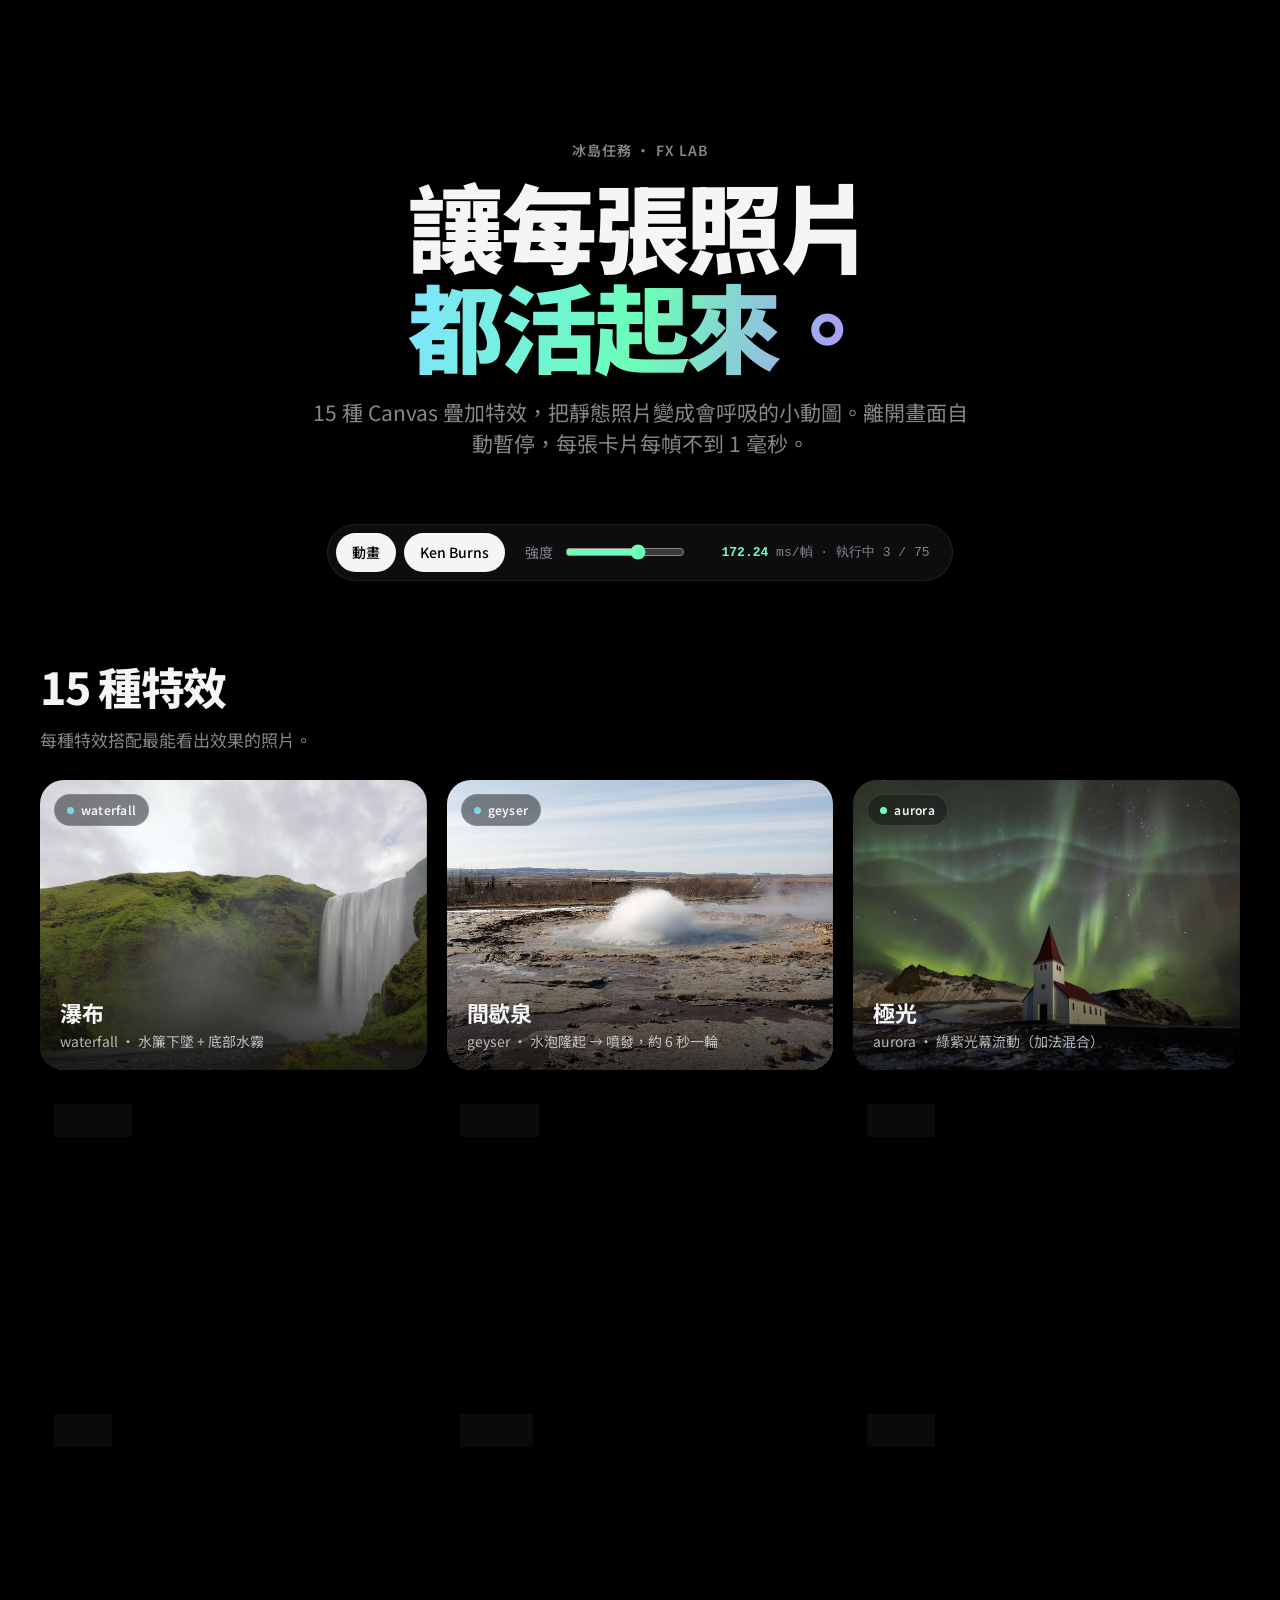
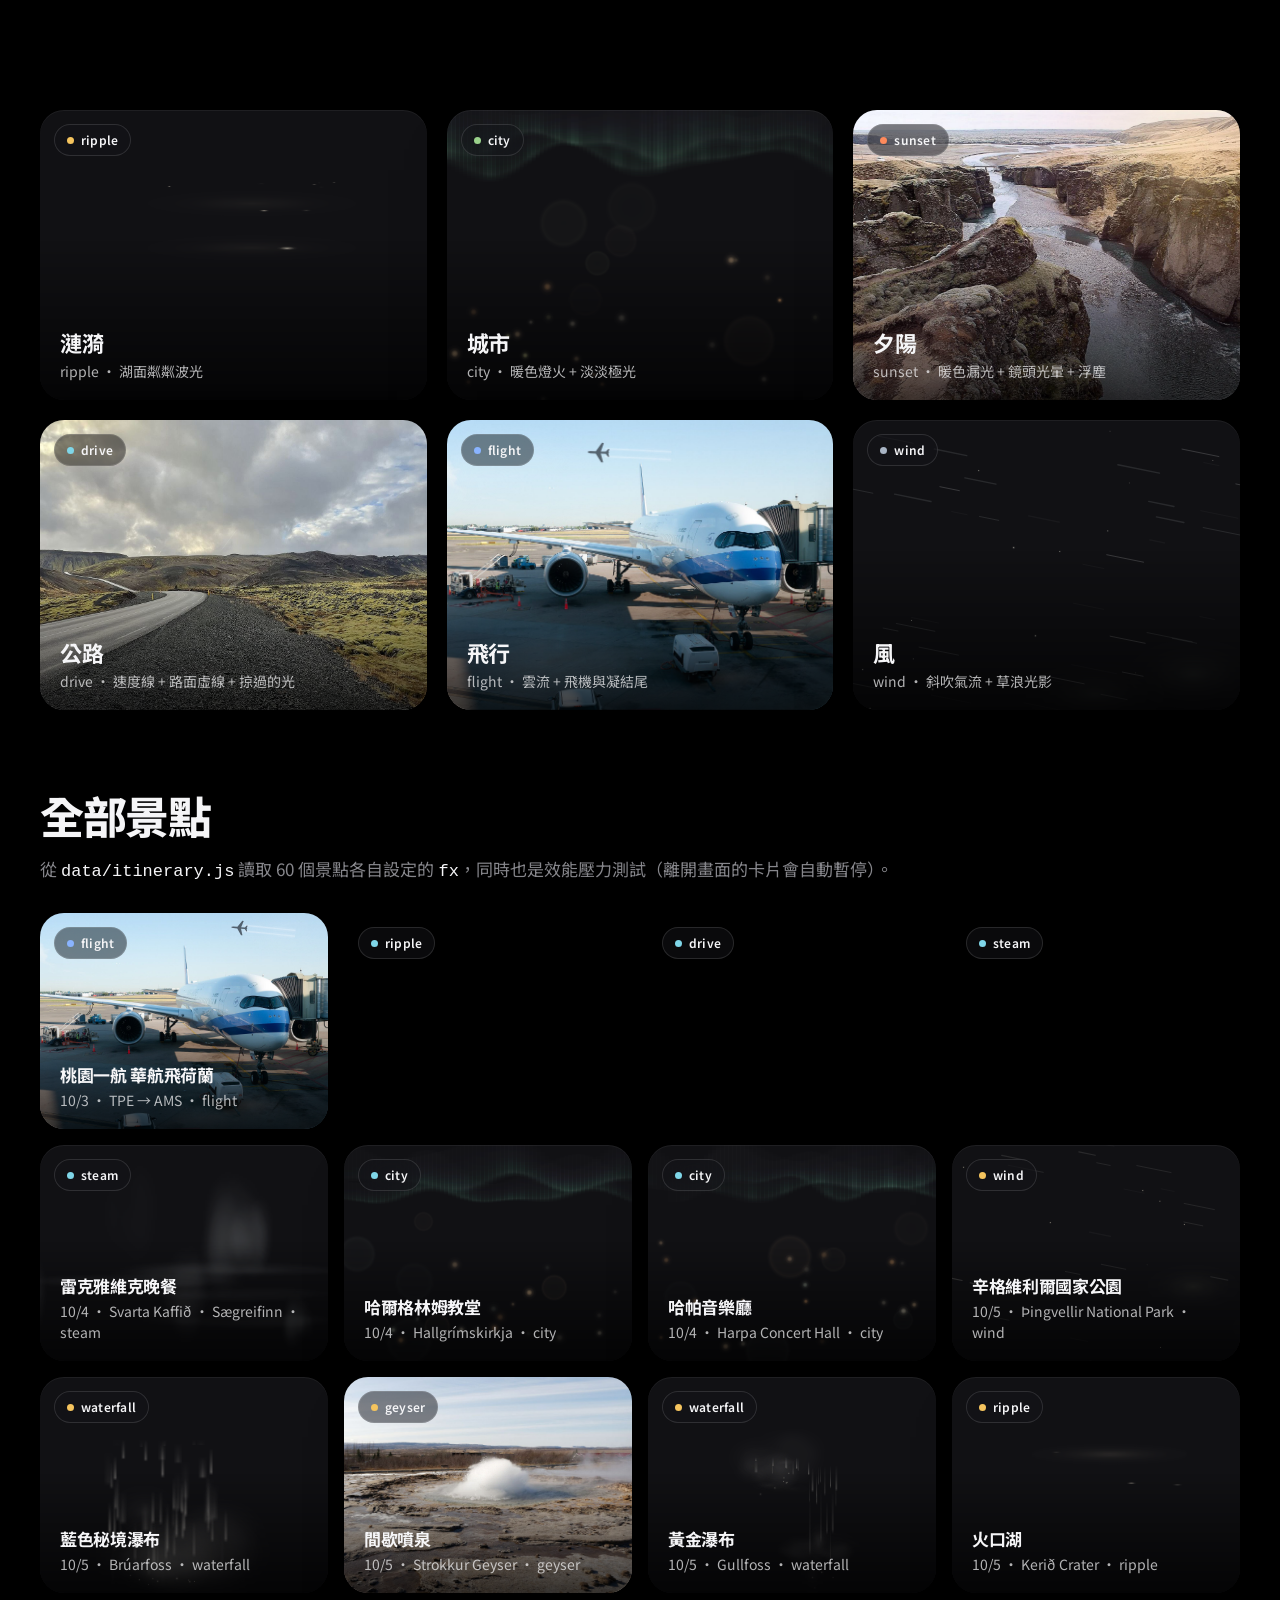
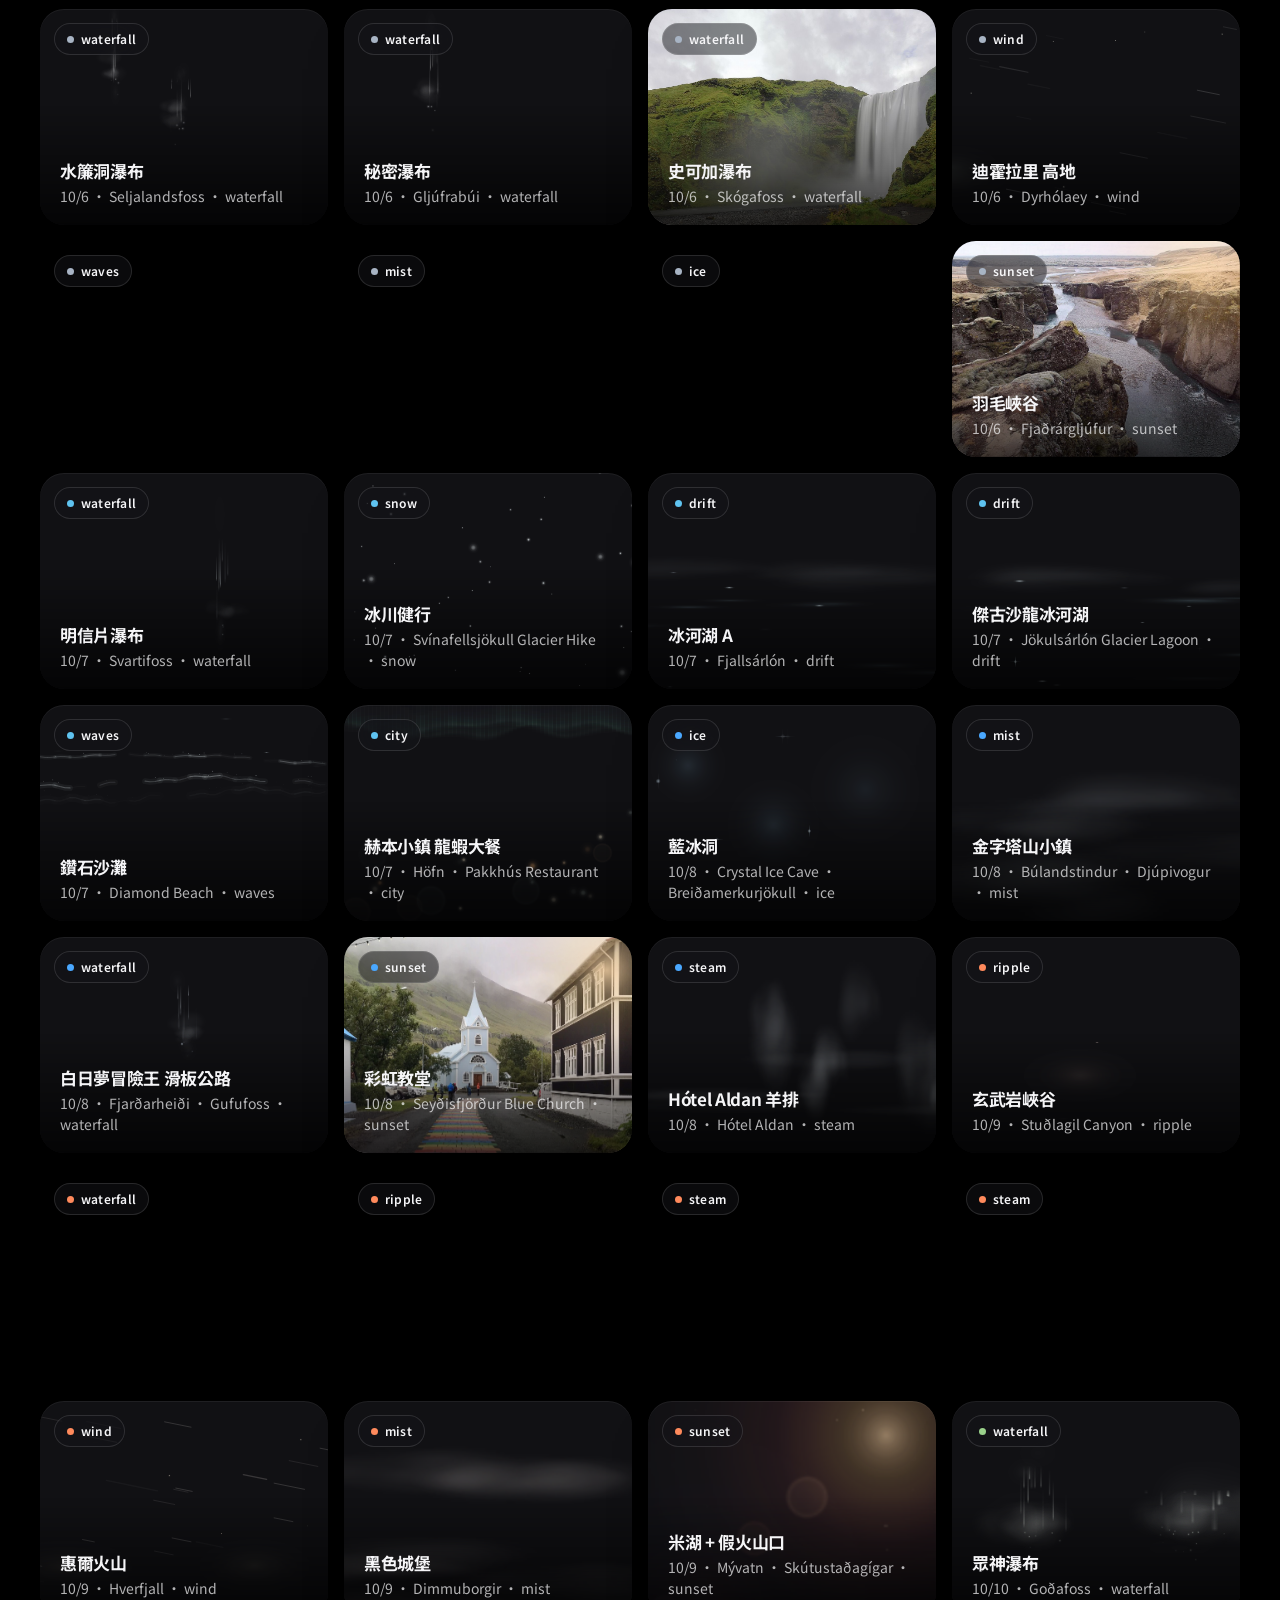
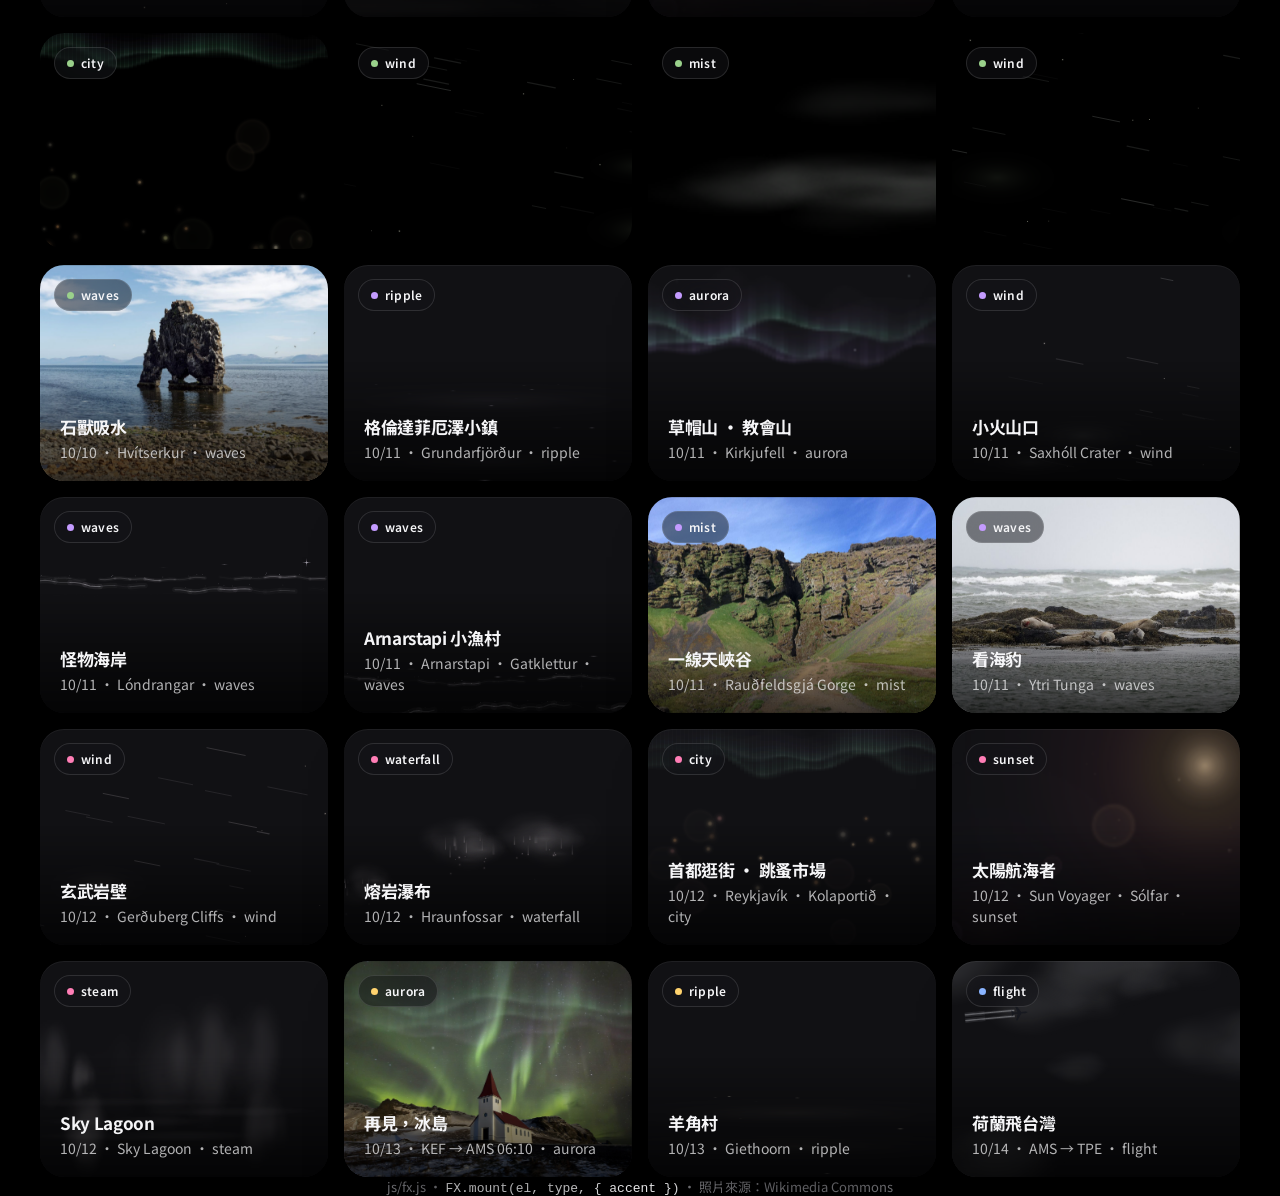
<file: fx-test.html>
<!DOCTYPE html>
<html lang="zh-Hant-TW">
<head>
<meta charset="utf-8">
<meta name="viewport" content="width=device-width, initial-scale=1, viewport-fit=cover">
<title>FX 特效實驗室</title>
<meta name="description" content="冰島任務 · 圖片模擬小動圖（js/fx.js）的 15 種特效測試頁">
<link rel="preconnect" href="https://fonts.googleapis.com">
<link rel="preconnect" href="https://fonts.gstatic.com" crossorigin>
<link href="https://fonts.googleapis.com/css2?family=Noto+Sans+TC:wght@400;500;700;900&display=swap" rel="stylesheet">
<style>
  :root {
    --bg: #000;
    --bg-2: #0b0b0d;
    --card: #111114;
    --text: #f5f5f7;
    --muted: #86868b;
    --line: rgba(255,255,255,.08);
    --glass: rgba(22,22,26,.62);
    --ice: #7fe3ff;
    --aurora: #6bffb8;
    --violet: #b38cff;
    --ease: cubic-bezier(.2,.8,.2,1);
    color-scheme: dark;
  }
  * { box-sizing: border-box; }
  html, body { margin: 0; background: var(--bg); color: var(--text); }
  body {
    font-family: -apple-system, BlinkMacSystemFont, "SF Pro Display", "Noto Sans TC", "PingFang TC", sans-serif;
    -webkit-font-smoothing: antialiased;
    line-height: 1.5;
  }
  .wrap { max-width: 1320px; margin: 0 auto; padding: 0 clamp(16px, 4vw, 40px); }

  header.hero { padding: clamp(72px, 12vw, 140px) 0 clamp(36px, 6vw, 64px); text-align: center; }
  .eyebrow { font-size: 14px; font-weight: 600; letter-spacing: .08em; color: var(--muted); text-transform: uppercase; }
  h1 {
    margin: 14px 0 0; font-weight: 900; letter-spacing: -0.035em; line-height: 1.04;
    font-size: clamp(44px, 8vw, 96px);
  }
  .grad {
    background: linear-gradient(100deg, var(--ice), var(--aurora) 50%, var(--violet));
    -webkit-background-clip: text; background-clip: text; color: transparent;
  }
  .lede { max-width: 660px; margin: 22px auto 0; color: var(--muted); font-size: clamp(17px, 2vw, 21px); }

  .bar {
    position: sticky; top: 14px; z-index: 10; margin: 0 auto 36px; width: fit-content; max-width: 100%;
    display: flex; flex-wrap: wrap; align-items: center; justify-content: center; gap: 8px; padding: 8px;
    border-radius: 999px; background: var(--glass); border: 1px solid var(--line);
    -webkit-backdrop-filter: blur(20px) saturate(180%); backdrop-filter: blur(20px) saturate(180%);
  }
  .pill {
    appearance: none; border: 0; cursor: pointer; font: inherit; font-size: 14px; font-weight: 500;
    color: var(--text); background: rgba(255,255,255,.08); padding: 9px 16px; border-radius: 999px;
    transition: background .4s var(--ease), color .4s var(--ease), transform .4s var(--ease);
  }
  .pill:hover { background: rgba(255,255,255,.14); }
  .pill:active { transform: scale(.97); }
  .pill[aria-pressed="true"] { background: var(--text); color: #000; }
  .slider { display: flex; align-items: center; gap: 10px; padding: 0 12px; font-size: 14px; color: var(--muted); }
  .slider input { accent-color: var(--aurora); width: 120px; }
  .stat { font: 500 13px/1 ui-monospace, "SF Mono", Menlo, monospace; color: var(--muted); padding: 0 14px; white-space: nowrap; }
  .stat b { color: var(--aurora); font-weight: 600; }

  h2 { font-size: clamp(28px, 4vw, 44px); font-weight: 800; letter-spacing: -0.03em; margin: 72px 0 8px; }
  .sub { color: var(--muted); margin: 0 0 28px; font-size: 17px; }

  .grid { display: grid; grid-template-columns: repeat(auto-fill, minmax(min(100%, 340px), 1fr)); gap: 20px; }
  .grid.small { grid-template-columns: repeat(auto-fill, minmax(min(100%, 260px), 1fr)); gap: 16px; }

  .card {
    position: relative; overflow: hidden; border-radius: 24px; background: var(--card);
    aspect-ratio: 4 / 3; isolation: isolate;
    box-shadow: 0 1px 0 rgba(255,255,255,.06) inset, 0 30px 60px -30px rgba(0,0,0,.8);
    transform: translateZ(0);
    opacity: 0; translate: 0 24px; transition: opacity 1s var(--ease), translate 1s var(--ease);
  }
  .card.in { opacity: 1; translate: 0 0; }
  .card img { position: absolute; inset: 0; width: 100%; height: 100%; object-fit: cover; display: block; }
  .card .scrim {
    position: absolute; inset: auto 0 0 0; height: 55%; pointer-events: none;
    background: linear-gradient(to top, rgba(0,0,0,.72), rgba(0,0,0,0));
  }
  .card .cap { position: absolute; left: 20px; right: 20px; bottom: 18px; }
  .card .cap .t { font-size: 22px; font-weight: 700; letter-spacing: -0.02em; }
  .card .cap .d { font-size: 14px; color: rgba(245,245,247,.72); margin-top: 2px; }
  .grid.small .card .cap .t { font-size: 17px; }
  .chip {
    position: absolute; top: 14px; left: 14px; padding: 6px 12px; border-radius: 999px; font-size: 12px; font-weight: 600;
    letter-spacing: .02em; background: rgba(20,20,24,.5); border: 1px solid rgba(255,255,255,.12);
    -webkit-backdrop-filter: blur(20px) saturate(180%); backdrop-filter: blur(20px) saturate(180%);
  }
  .chip i { display: inline-block; width: 7px; height: 7px; border-radius: 50%; margin-right: 7px; vertical-align: 1px; }

  footer { color: var(--muted); font-size: 13px; text-align: center; padding: 80px 0 60px; }
  code { font-family: ui-monospace, "SF Mono", Menlo, monospace; color: var(--text); }
  @media (prefers-reduced-motion: reduce) { .card { transition: none; opacity: 1; translate: none; } }
</style>
</head>
<body>
  <header class="hero wrap">
    <div class="eyebrow">冰島任務 · FX Lab</div>
    <h1>讓每張照片<br><span class="grad">都活起來。</span></h1>
    <p class="lede">15 種 Canvas 疊加特效，把靜態照片變成會呼吸的小動圖。離開畫面自動暫停，每張卡片每幀不到 1 毫秒。</p>
  </header>

  <main class="wrap">
    <div class="bar" role="toolbar" aria-label="特效控制">
      <button class="pill" id="tAnim" aria-pressed="true">動畫</button>
      <button class="pill" id="tKb" aria-pressed="true">Ken Burns</button>
      <label class="slider">強度 <input id="amp" type="range" min="0" max="1.6" step="0.1" value="1"></label>
      <span class="stat" id="stat">— ms · 0 / 0</span>
    </div>

    <section>
      <h2>15 種特效</h2>
      <p class="sub">每種特效搭配最能看出效果的照片。</p>
      <div class="grid" id="types"></div>
    </section>

    <section>
      <h2>全部景點</h2>
      <p class="sub" id="allSub">從 <code>data/itinerary.js</code> 讀取每個景點設定的 <code>fx</code>，壓力測試用。</p>
      <div class="grid small" id="all"></div>
    </section>
  </main>

  <footer class="wrap">js/fx.js · <code>FX.mount(el, type, { accent })</code> · 照片來源：Wikimedia Commons</footer>

  <script src="data/itinerary.js"></script>
  <script src="js/fx.js"></script>
  <script>
  (function () {
    'use strict';
    var SHOW = [
      ['waterfall', 'skogafoss', '瀑布', '水簾下墜 + 底部水霧', '#7fd6e8'],
      ['geyser', 'geysir', '間歇泉', '水泡隆起 → 噴發，約 6 秒一輪', '#7fd6e8'],
      ['aurora', 'aurora', '極光', '綠紫光幕流動（加法混合）', '#6bffb8'],
      ['steam', 'grjotagja', '蒸氣', '低空霧氣 + 緩升白煙', '#c49bff'],
      ['waves', 'hvitserkur', '浪花', '碎浪線推上岸 + 海面閃光', '#ff7eb6'],
      ['drift', 'jokulsarlon', '漂流', '冰河湖水面流光', '#4aa8ff'],
      ['ice', 'crystal-ice-cave', '冰晶', '冷光閃爍 + 滴水', '#4aa8ff'],
      ['snow', 'glacier-hike', '飄雪', '三層視差雪花', '#4aa8ff'],
      ['mist', 'vik', '霧', '緩慢飄移的霧帶', '#a8b4c4'],
      ['ripple', 'kerid', '漣漪', '湖面粼粼波光', '#f5c45e'],
      ['city', 'akureyri', '城市', '暖色燈火 + 淡淡極光', '#9ad18b'],
      ['sunset', 'fjadrargljufur', '夕陽', '暖色漏光 + 鏡頭光暈 + 浮塵', '#ff8a5c'],
      ['drive', 'keflavik', '公路', '速度線 + 路面虛線 + 掠過的光', '#7fd6e8'],
      ['flight', 'taoyuan', '飛行', '雲流 + 飛機與凝結尾', '#8ab4ff'],
      ['wind', 'dyrholaey', '風', '斜吹氣流 + 草浪光影', '#a8b4c4']
    ];

    var cards = [];      // { el, img, type, accent, inst, kb }
    var animOn = true, kbOn = true, amp = 1;

    function makeCard(parent, type, imgId, title, desc, accent) {
      var el = document.createElement('article');
      el.className = 'card';
      var img = document.createElement('img');
      img.alt = title; img.loading = 'lazy'; img.decoding = 'async';
      img.src = 'assets/img/' + imgId + '.jpg';
      var scrim = document.createElement('div'); scrim.className = 'scrim';
      var chip = document.createElement('div'); chip.className = 'chip';
      chip.innerHTML = '<i></i>' + type;
      chip.querySelector('i').style.background = accent;
      var cap = document.createElement('div'); cap.className = 'cap';
      var t = document.createElement('div'); t.className = 't'; t.textContent = title;
      var d = document.createElement('div'); d.className = 'd'; d.textContent = desc;
      cap.appendChild(t); cap.appendChild(d);
      el.appendChild(img); el.appendChild(scrim); el.appendChild(chip); el.appendChild(cap);
      parent.appendChild(el);
      var c = { el: el, img: img, type: type, accent: accent, inst: null, kb: null };
      cards.push(c);
      mountCard(c);
      return c;
    }

    function mountCard(c) {
      if (c.inst) c.inst.destroy();
      c.inst = FX.mount(c.el, c.type, { accent: c.accent, intensity: amp });
      c.inst.setActive(animOn);
      // FX.mount keeps a re-created canvas in sync with an already-drifting photo
      if (kbOn && !c.kb) c.kb = FX.kenBurns(c.img);
    }

    var typesEl = document.getElementById('types');
    SHOW.forEach(function (s) { makeCard(typesEl, s[0], s[1], s[2], s[0] + ' · ' + s[3], s[4]); });

    var allEl = document.getElementById('all');
    if (window.TRIP && TRIP.days) {
      var n = 0;
      TRIP.days.forEach(function (day) {
        (day.spots || []).forEach(function (sp) {
          n++;
          makeCard(allEl, sp.fx || 'mist', sp.id, sp.title, (day.date || '') + ' · ' + (sp.en || '') + ' · ' + (sp.fx || 'mist'), day.accent || '#7fd6e8');
        });
      });
      document.getElementById('allSub').innerHTML = '從 <code>data/itinerary.js</code> 讀取 ' + n + ' 個景點各自設定的 <code>fx</code>，同時也是效能壓力測試（離開畫面的卡片會自動暫停）。';
    }

    // reveal-on-scroll
    if ('IntersectionObserver' in window) {
      var io = new IntersectionObserver(function (es) {
        es.forEach(function (e) { if (e.isIntersecting) { e.target.classList.add('in'); io.unobserve(e.target); } });
      }, { rootMargin: '0px 0px -8% 0px' });
      cards.forEach(function (c) { io.observe(c.el); });
    } else cards.forEach(function (c) { c.el.classList.add('in'); });

    // controls
    var tAnim = document.getElementById('tAnim'), tKb = document.getElementById('tKb'), ampEl = document.getElementById('amp');
    tAnim.addEventListener('click', function () {
      animOn = !animOn; tAnim.setAttribute('aria-pressed', String(animOn));
      cards.forEach(function (c) { c.inst.setActive(animOn); });
    });
    tKb.addEventListener('click', function () {
      kbOn = !kbOn; tKb.setAttribute('aria-pressed', String(kbOn));
      cards.forEach(function (c) {
        if (kbOn) { if (!c.kb) c.kb = FX.kenBurns(c.img); }
        else if (c.kb) { c.kb.destroy(); c.kb = null; }
      });
    });
    var ampTimer = 0;
    ampEl.addEventListener('input', function () {
      amp = +ampEl.value;
      clearTimeout(ampTimer);
      ampTimer = setTimeout(function () { cards.forEach(mountCard); }, 120);
    });

    // live perf readout
    var stat = document.getElementById('stat');
    setInterval(function () {
      stat.innerHTML = '<b>' + FX.stats.ms.toFixed(2) + '</b> ms/幀 · 執行中 ' + FX.stats.active + ' / ' + FX.stats.mounted;
    }, 500);
  })();
  </script>
</body>
</html>
</file>
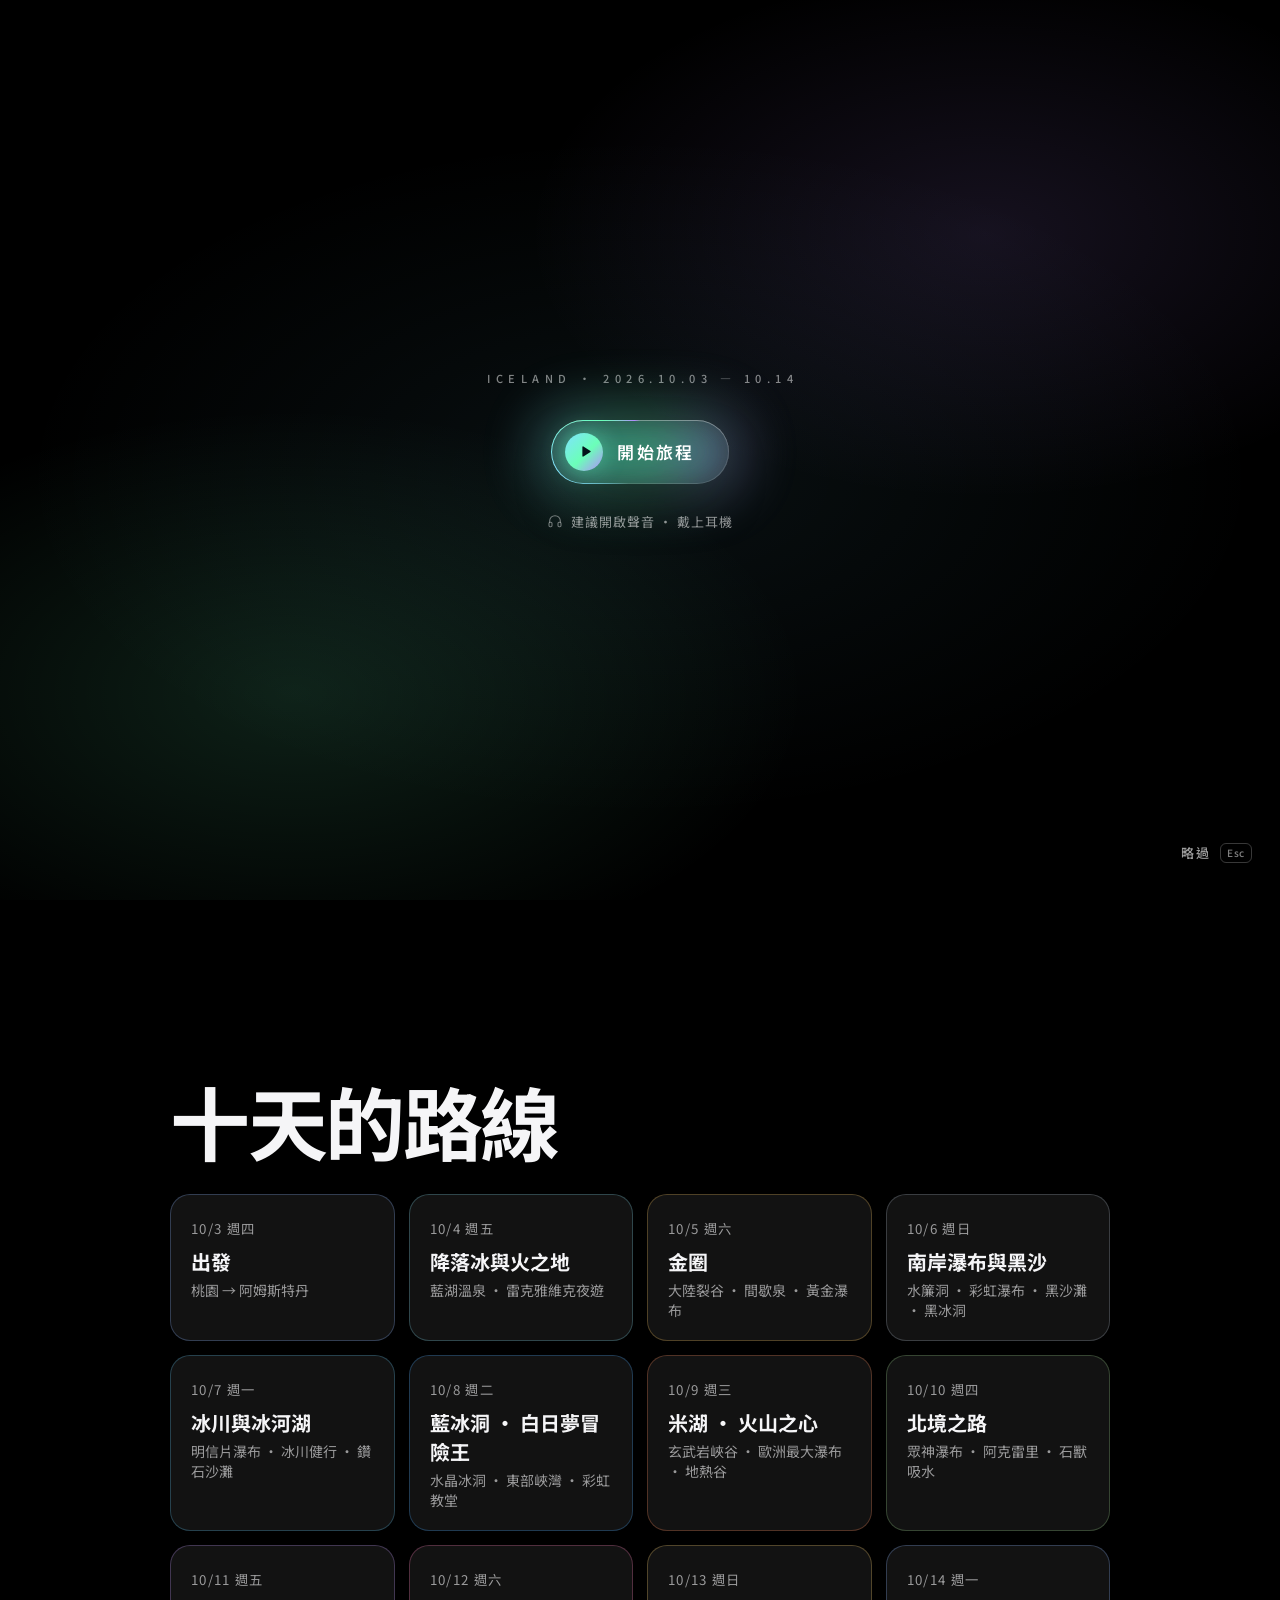
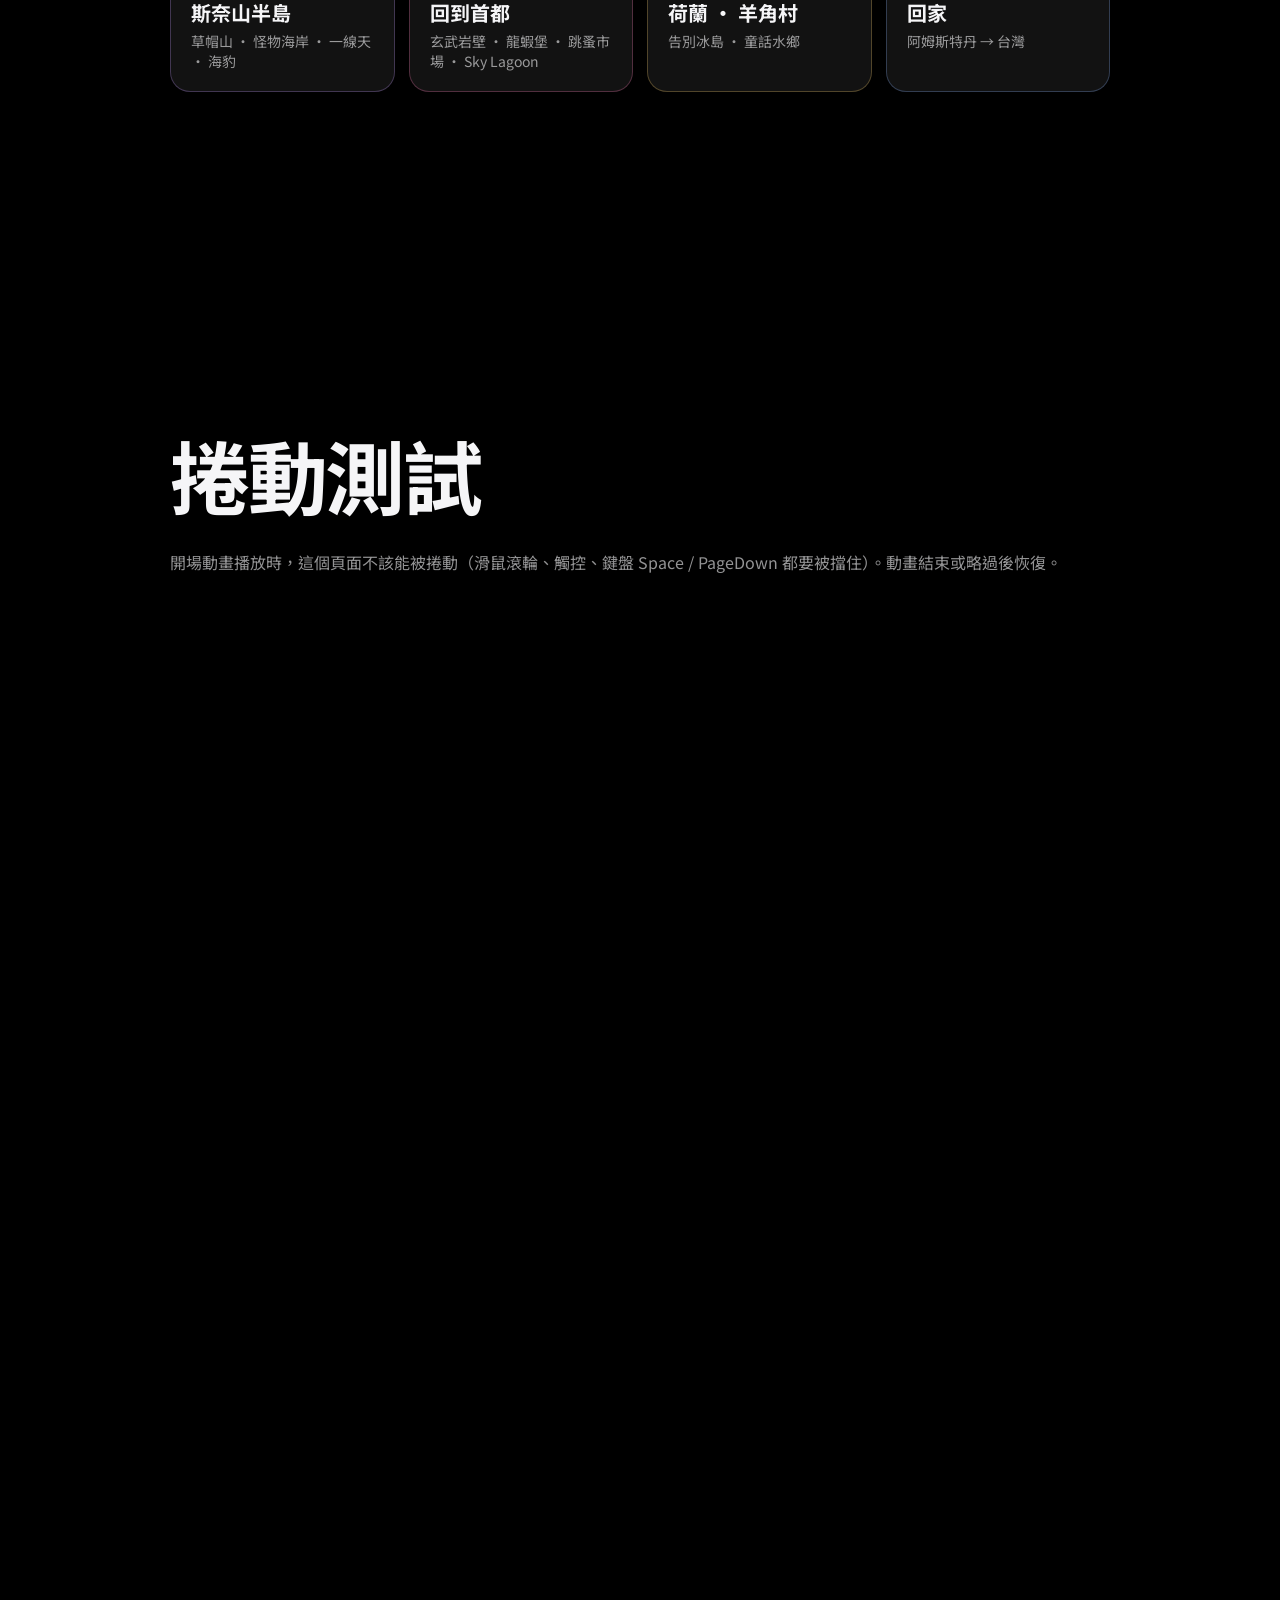
<file: intro-test.html>
<!doctype html>
<html lang="zh-Hant-TW">
<head>
  <meta charset="utf-8">
  <meta name="viewport" content="width=device-width, initial-scale=1, viewport-fit=cover">
  <title>Intro Test · 冰島任務</title>
  <meta name="robots" content="noindex">
  <link rel="preconnect" href="https://fonts.googleapis.com">
  <link rel="preconnect" href="https://fonts.gstatic.com" crossorigin>
  <link href="https://fonts.googleapis.com/css2?family=Noto+Sans+TC:wght@400;500;700;900&amp;display=swap" rel="stylesheet">
  <link rel="preload" as="image" href="assets/img/aurora.jpg">
  <style>
    :root {
      --bg: #000; --fg: #f5f5f7; --dim: rgba(245,245,247,.6);
      --glass: rgba(255,255,255,.07); --line: rgba(255,255,255,.14);
      --ease: cubic-bezier(.2,.8,.2,1);
      --grad: linear-gradient(100deg, #7fe3ff, #6bffb8 50%, #b38cff);
    }
    * { box-sizing: border-box; }
    html, body { margin: 0; background: var(--bg); color: var(--fg); }
    body { font-family: -apple-system, "SF Pro Display", "Noto Sans TC", "PingFang TC", sans-serif; -webkit-font-smoothing: antialiased; }
    a { color: inherit; }
    .nav { position: fixed; top: 0; left: 0; right: 0; z-index: 20; display: flex; justify-content: space-between; align-items: center; padding: 14px 20px; background: rgba(0,0,0,.45); -webkit-backdrop-filter: blur(20px) saturate(180%); backdrop-filter: blur(20px) saturate(180%); border-bottom: 1px solid var(--line); font-size: 14px; }
    .nav b { letter-spacing: .08em; }
    .hero { position: relative; min-height: 100vh; display: grid; place-items: center; text-align: center; overflow: hidden; padding: 0 16px; }
    .hero__bg { position: absolute; inset: 0; background: url(assets/img/aurora.jpg) center 60% / cover; transform: scale(1.15); filter: brightness(.55); }
    .hero__bg::after { content: ""; position: absolute; inset: 0; background: linear-gradient(180deg, rgba(0,0,0,.2), rgba(0,0,0,.1) 50%, #000); }
    .hero__in { position: relative; }
    .hero h1 { margin: 0; font-size: clamp(64px, 17vw, 220px); font-weight: 900; letter-spacing: -.035em; line-height: 1; background: var(--grad); -webkit-background-clip: text; background-clip: text; color: transparent; }
    .hero p { margin: 18px 0 0; letter-spacing: .3em; color: var(--dim); font-size: 14px; }
    section.block { max-width: 980px; margin: 0 auto; padding: 18vh 20px; }
    .block h2 { font-size: clamp(36px, 7vw, 80px); letter-spacing: -.03em; margin: 0 0 16px; }
    .days { display: grid; grid-template-columns: repeat(auto-fill, minmax(220px, 1fr)); gap: 14px; }
    .day { padding: 20px; border-radius: 20px; background: var(--glass); border: 1px solid var(--line); }
    .day small { color: var(--dim); letter-spacing: .1em; }
    .day h3 { margin: 8px 0 4px; font-size: 20px; }
    .day p { margin: 0; color: var(--dim); font-size: 14px; }

    .panel { position: fixed; left: 16px; bottom: 16px; z-index: 30; width: min(360px, calc(100vw - 32px)); padding: 14px; border-radius: 18px; background: rgba(20,22,28,.6); -webkit-backdrop-filter: blur(20px) saturate(180%); backdrop-filter: blur(20px) saturate(180%); border: 1px solid var(--line); font-size: 13px; }
    .panel__row { display: flex; flex-wrap: wrap; gap: 8px; }
    .panel button { flex: 1 1 auto; padding: 9px 12px; border-radius: 999px; border: 1px solid var(--line); background: rgba(255,255,255,.06); color: var(--fg); font: inherit; cursor: pointer; transition: background .3s var(--ease); }
    .panel button:hover { background: rgba(255,255,255,.14); }
    .panel pre { margin: 10px 0 0; max-height: 150px; overflow: auto; font: 11px/1.5 ui-monospace, Menlo, monospace; color: #9fe9c8; white-space: pre-wrap; }
    .panel__hint { margin: 8px 0 0; color: var(--dim); font-size: 11px; line-height: 1.5; }
  </style>
</head>
<body>
  <!-- dummy page underneath the intro -->
  <nav class="nav"><b>冰島任務</b><span>Intro test page</span></nav>
  <header class="hero">
    <div class="hero__bg"></div>
    <div class="hero__in">
      <h1 id="dummyTitle">冰島任務</h1>
      <p id="dummySub">FIRE &amp; ICE · 10 天環島</p>
    </div>
  </header>
  <section class="block">
    <h2>十天的路線</h2>
    <div class="days" id="days"></div>
  </section>
  <section class="block">
    <h2>捲動測試</h2>
    <p style="color:var(--dim);line-height:1.8">開場動畫播放時，這個頁面不該能被捲動（滑鼠滾輪、觸控、鍵盤 Space / PageDown 都要被擋住）。動畫結束或略過後恢復。</p>
    <div style="height:120vh"></div>
  </section>

  <div class="panel">
    <div class="panel__row">
      <button type="button" id="btnReplay">重播（含開始畫面）</button>
      <button type="button" id="btnDirect">直接播放</button>
      <button type="button" id="btnReset">清除 session</button>
    </div>
    <pre id="log"></pre>
    <p class="panel__hint">URL 參數：<code>?intro=1</code> 強制播放 · <code>?intro=0</code> 不播 · <code>?seek=5&amp;freeze=1</code> 跳到第 5 秒並停格（檢查畫面用）</p>
  </div>

  <script src="data/itinerary.js"></script>
  <!-- real ambient engine if another agent has shipped it; a 404 is harmless -->
  <script src="js/ambient.js"></script>
  <script>
    (function () {
      var logEl = document.getElementById('log');
      window.__log = function (msg) {
        var t = (performance.now() / 1000).toFixed(2).padStart(6, ' ');
        logEl.textContent += t + 's  ' + msg + '\n';
        logEl.scrollTop = logEl.scrollHeight;
      };
      // Wrap the real Ambient (or provide a mock) so the hook calls are visible.
      var real = window.Ambient;
      var wrapped = {};
      ['play', 'setScene', 'sfx'].forEach(function (m) {
        wrapped[m] = function (arg) {
          __log('Ambient.' + m + '(' + (arg !== undefined ? JSON.stringify(arg) : '') + ')' + (real ? '' : '  [mock]'));
          if (real && typeof real[m] === 'function') return real[m].apply(real, arguments);
        };
      });
      window.Ambient = real ? Object.assign(Object.create(real), wrapped) : wrapped;

      // fill the dummy page from TRIP
      var T = window.TRIP || {};
      if (T.title) document.getElementById('dummyTitle').textContent = T.title;
      if (T.subtitle) document.getElementById('dummySub').textContent = T.subtitle;
      var days = document.getElementById('days');
      (T.days || []).forEach(function (d) {
        var el = document.createElement('div');
        el.className = 'day';
        el.innerHTML = '<small></small><h3></h3><p></p>';
        el.children[0].textContent = (d.date || '') + ' 週' + (d.weekday || '');
        el.children[1].textContent = d.title || '';
        el.children[2].textContent = d.subtitle || '';
        el.style.borderColor = (d.accent || '#fff') + '44';
        days.appendChild(el);
      });
    })();
  </script>
  <script src="js/intro.js"></script>
  <script>
    (function () {
      ['open', 'start', 'reveal', 'done'].forEach(function (n) {
        window.addEventListener('intro:' + n, function (e) { __log('event intro:' + n + ' ' + JSON.stringify(e.detail || {})); });
      });
      var q = new URLSearchParams(location.search);
      var opts = {
        onStart: function () { __log('onStart()'); },
        onReveal: function (i) { __log('onReveal() ' + JSON.stringify(i)); },
        onDone: function (i) {
          __log('onDone() ' + JSON.stringify(i) + '  scroll restored: ' + (getComputedStyle(document.documentElement).overflow !== 'hidden' && getComputedStyle(document.body).overflow !== 'hidden') + '  overlay removed: ' + !document.getElementById('ixo-intro'));
          if (!window.__rechecked) { window.__rechecked = true; __log('Intro.init() again → ' + Intro.init(opts) + ' (false = once per session)'); }
        }
      };
      if (q.has('seek')) {
        // test hook: jump straight into the film at a given second (optionally frozen)
        Intro.init(Object.assign({}, opts, { force: true, immediate: true, seek: parseFloat(q.get('seek')) || 0, freeze: q.has('freeze') }));
      } else {
        __log('Intro.init() → ' + Intro.init(opts));
      }
      if (q.has('autoskip')) setTimeout(function () { __log('Intro.skip()'); Intro.skip(); }, parseFloat(q.get('autoskip')) * 1000 || 0);
      Intro.whenRevealed().then(function (i) { __log('whenRevealed resolved ' + JSON.stringify(i)); });
      Intro.whenDone().then(function (i) { __log('whenDone resolved ' + JSON.stringify(i)); });

      document.getElementById('btnReplay').onclick = function () { __log('Intro.play() → ' + Intro.play()); };
      document.getElementById('btnDirect').onclick = function () { __log('Intro.play({immediate:true}) → ' + Intro.play({ immediate: true })); };
      document.getElementById('btnReset').onclick = function () { Intro.reset(); __log('session flag cleared — reload to see the gate again'); };
    })();
  </script>
</body>
</html>
</file>
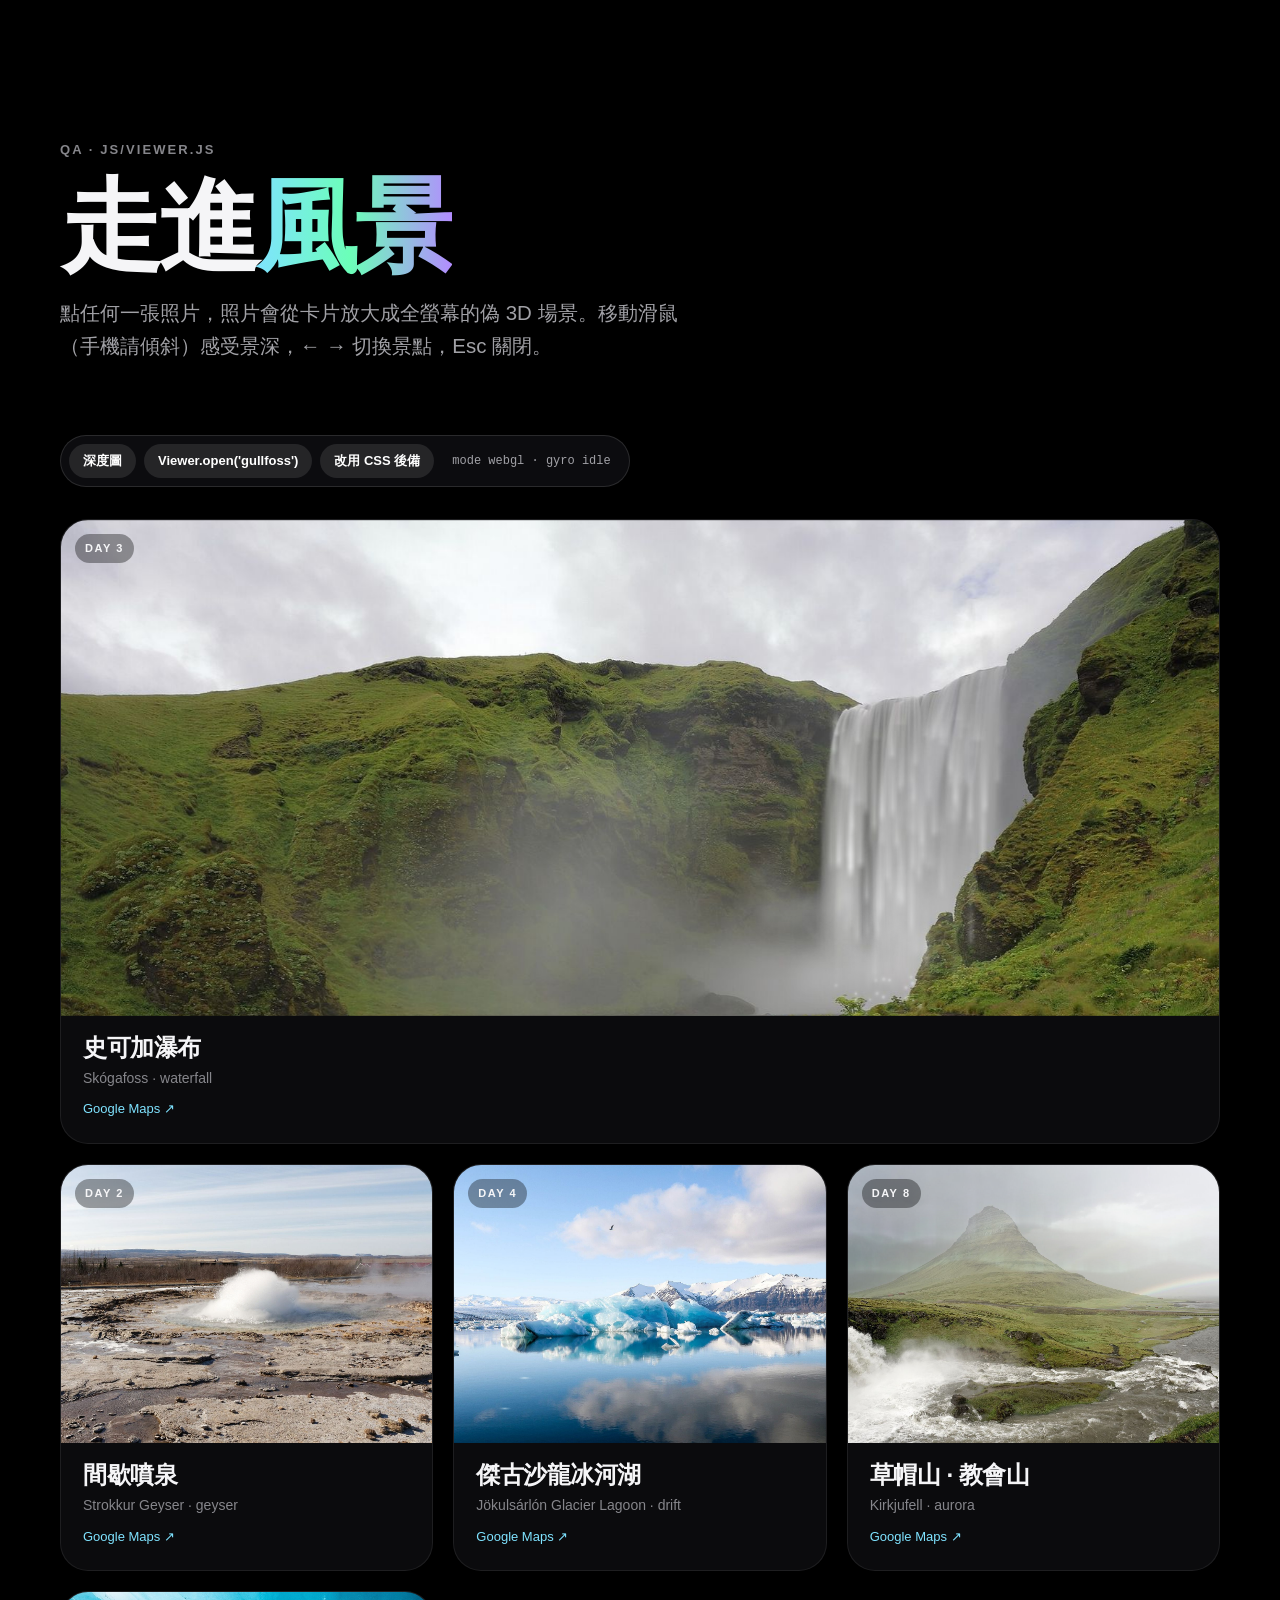
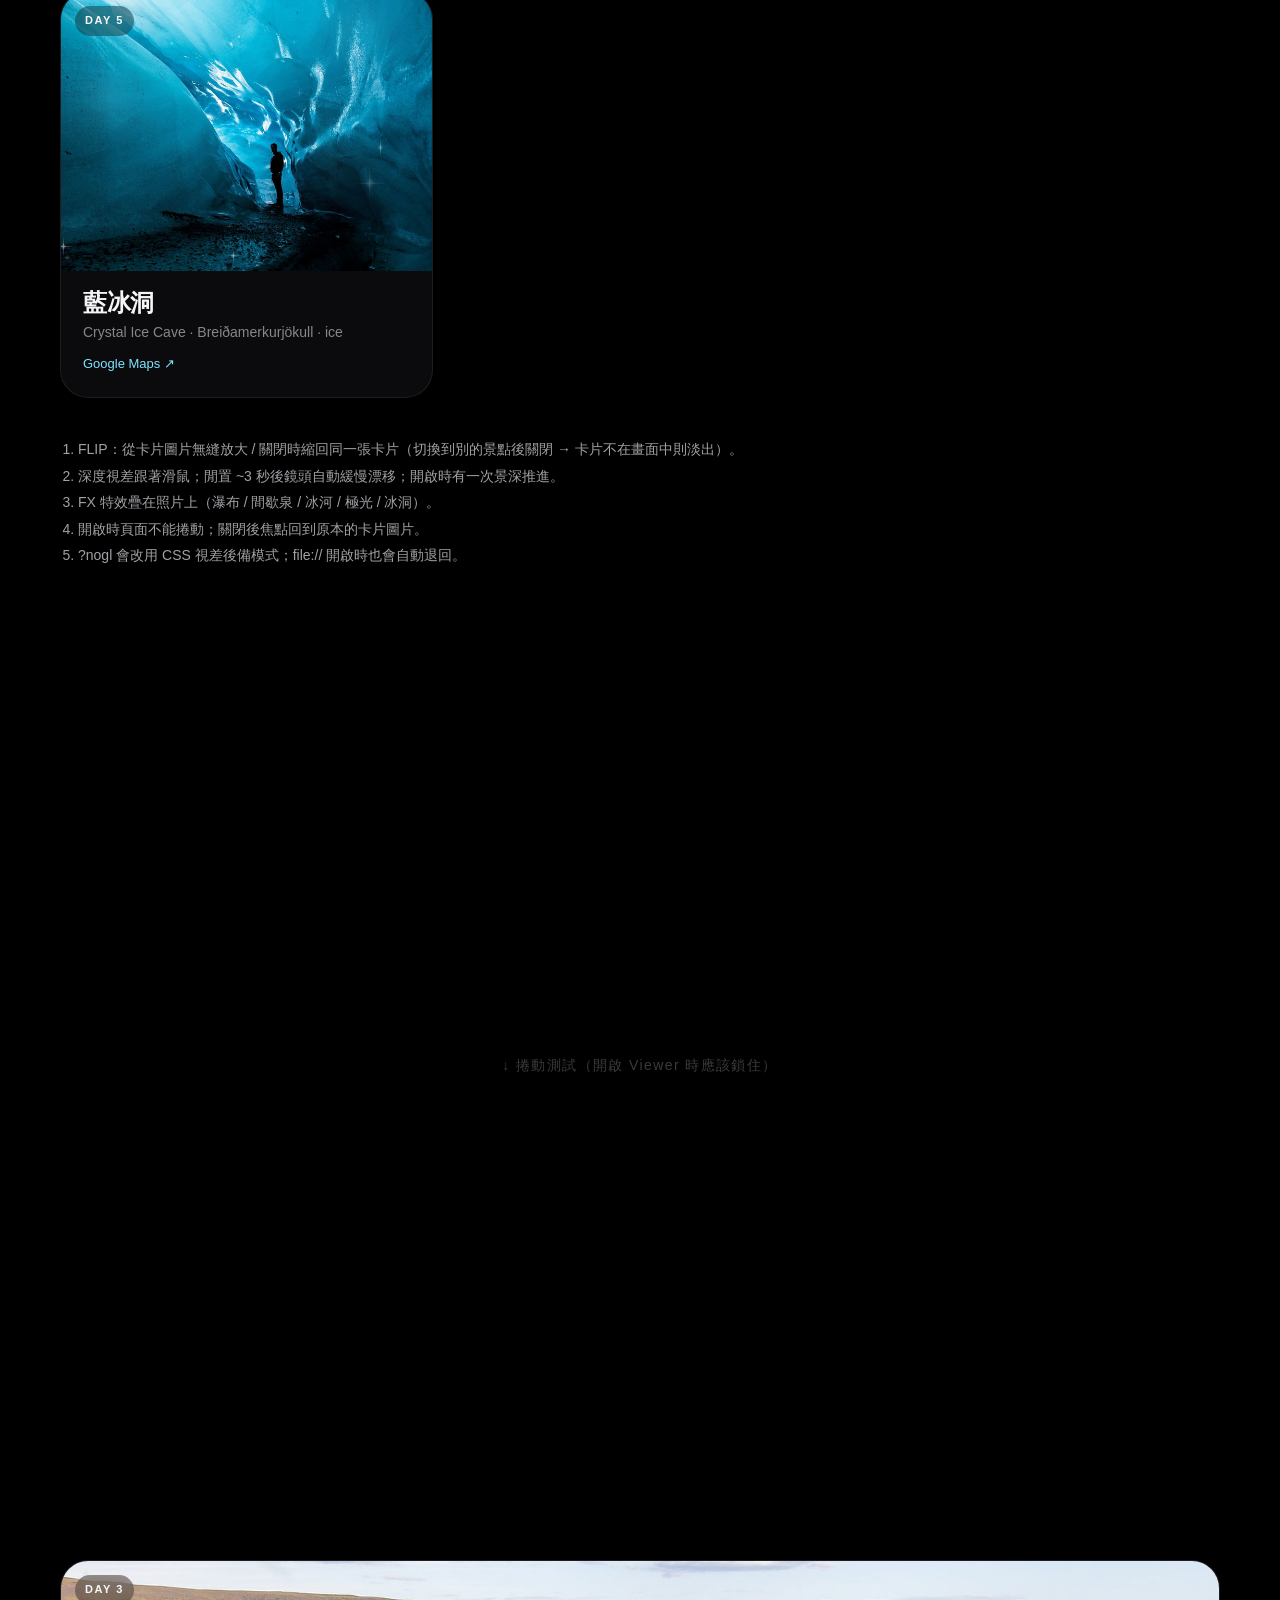
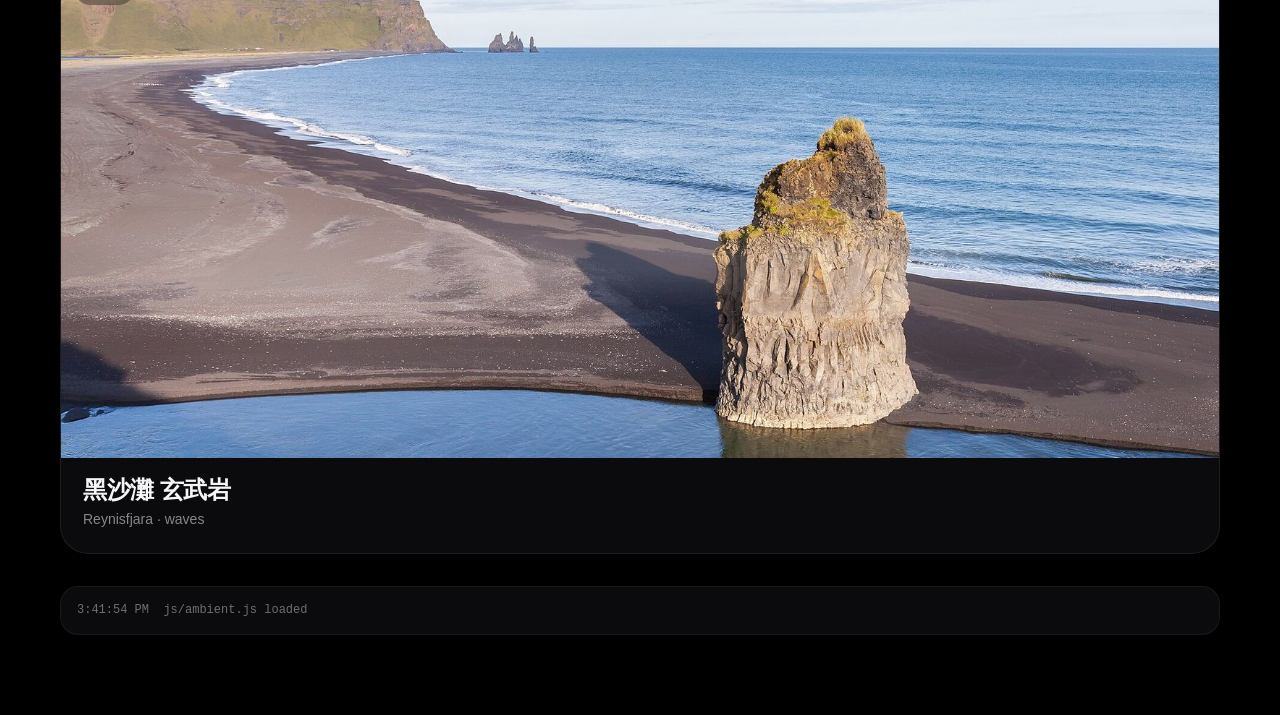
<file: viewer-test.html>
<!doctype html>
<html lang="zh-Hant-TW">
<head>
  <meta charset="utf-8">
  <meta name="viewport" content="width=device-width, initial-scale=1, viewport-fit=cover">
  <title>Viewer QA · 走進風景</title>
  <meta name="theme-color" content="#000000">
  <meta name="color-scheme" content="dark">
  <meta name="robots" content="noindex">
  <style>
    :root {
      --bg: #000; --fg: #f5f5f7; --muted: #86868b;
      --grad: linear-gradient(90deg, #7fe3ff 0%, #6bffb8 48%, #b38cff 100%);
      --ease: cubic-bezier(.2, .8, .2, 1);
      --font: -apple-system, BlinkMacSystemFont, "SF Pro Display", "Noto Sans TC", "PingFang TC", sans-serif;
    }
    *, *::before, *::after { box-sizing: border-box; }
    html { background: var(--bg); color-scheme: dark; }
    body { margin: 0; background: var(--bg); color: var(--fg); font-family: var(--font); -webkit-font-smoothing: antialiased; line-height: 1.6; }
    .wrap { max-width: 1240px; margin: 0 auto; padding: 0 16px; }
    @media (min-width: 720px) { .wrap { padding: 0 40px; } }

    header { padding: clamp(72px, 12vw, 140px) 0 clamp(40px, 6vw, 72px); }
    .eyebrow { font-size: 13px; font-weight: 600; letter-spacing: .16em; text-transform: uppercase; color: var(--muted); margin: 0; }
    h1 { font-size: clamp(44px, 8vw, 104px); line-height: 1.02; letter-spacing: -.04em; font-weight: 700; margin: 14px 0 0; }
    h1 span { background: var(--grad); -webkit-background-clip: text; background-clip: text; color: transparent; }
    .lede { max-width: 640px; font-size: clamp(17px, 1.6vw, 21px); color: #a1a1a6; margin: 18px 0 0; }

    .toolbar { position: sticky; top: 12px; z-index: 50; display: flex; flex-wrap: wrap; gap: 8px; align-items: center;
      padding: 8px; border-radius: 999px; margin: 0 0 32px; width: fit-content; max-width: 100%;
      background: rgba(22, 22, 26, .58); -webkit-backdrop-filter: blur(20px) saturate(180%); backdrop-filter: blur(20px) saturate(180%);
      border: 1px solid rgba(255,255,255,.12); }
    .toolbar button, .toolbar a { appearance: none; border: 0; font: 600 13px/1 var(--font); color: #fff; background: rgba(255,255,255,.1);
      height: 34px; padding: 0 14px; border-radius: 999px; cursor: pointer; text-decoration: none; display: inline-flex; align-items: center; }
    .toolbar button:hover, .toolbar a:hover { background: rgba(255,255,255,.18); }
    .toolbar button[aria-pressed="true"] { background: #f5f5f7; color: #000; }
    .toolbar output { font: 500 12px/1 ui-monospace, SFMono-Regular, Menlo, monospace; color: #a1a1a6; padding: 0 10px; white-space: nowrap; }

    .grid { display: grid; gap: 20px; grid-template-columns: repeat(auto-fill, minmax(min(100%, 340px), 1fr)); }
    .card { border-radius: 28px; overflow: hidden; background: #0b0b0d; border: 1px solid rgba(255,255,255,.08);
      transition: transform .6s var(--ease), border-color .4s; }
    .card:hover { transform: translateY(-4px); border-color: rgba(255,255,255,.16); }
    .card.is-wide { grid-column: 1 / -1; }
    .card__media { position: relative; aspect-ratio: 4 / 3; overflow: hidden; }
    .card.is-wide .card__media { aspect-ratio: 21 / 9; }
    .card__media img { position: absolute; inset: 0; width: 100%; height: 100%; object-fit: cover; display: block; }
    .card__day { position: absolute; left: 14px; top: 14px; z-index: 3; font-size: 11px; font-weight: 700; letter-spacing: .14em;
      padding: 6px 10px; border-radius: 999px; background: rgba(0,0,0,.35); -webkit-backdrop-filter: blur(12px); backdrop-filter: blur(12px); }
    .card__body { padding: 18px 22px 22px; }
    .card__body h3 { margin: 0; font-size: 24px; letter-spacing: -.02em; line-height: 1.2; }
    .card__body p { margin: 4px 0 0; color: var(--muted); font-size: 14px; }
    .card__body a { color: #7fe3ff; font-size: 13px; text-decoration: none; display: inline-block; margin-top: 10px; }

    .spacer { height: 110vh; display: grid; place-items: center; color: #3a3a3c; font-size: 14px; letter-spacing: .1em; }
    .log { font: 12px/1.6 ui-monospace, SFMono-Regular, Menlo, monospace; color: #6e6e73; background: #0b0b0d; border-radius: 18px;
      padding: 14px 16px; max-height: 220px; overflow: auto; border: 1px solid rgba(255,255,255,.06); margin: 32px 0 80px; }
    .checklist { color: #a1a1a6; font-size: 14px; margin: 40px 0 0; padding-left: 18px; }
    .checklist li { margin: 4px 0; }
  </style>
</head>
<body>
  <main class="wrap">
    <header>
      <p class="eyebrow">QA · js/viewer.js</p>
      <h1>走進<span>風景</span></h1>
      <p class="lede">點任何一張照片，照片會從卡片放大成全螢幕的偽 3D 場景。移動滑鼠（手機請傾斜）感受景深，← → 切換景點，Esc 關閉。</p>
    </header>

    <div class="toolbar" role="toolbar" aria-label="QA 工具">
      <button type="button" id="btnDepth" aria-pressed="false">深度圖</button>
      <button type="button" id="btnOpen">Viewer.open('gullfoss')</button>
      <a id="lnkMode" href="?nogl">改用 CSS 後備</a>
      <output id="stats">—</output>
    </div>

    <section class="grid" id="grid" aria-label="景點卡片"></section>

    <ol class="checklist">
      <li>FLIP：從卡片圖片無縫放大 / 關閉時縮回同一張卡片（切換到別的景點後關閉 → 卡片不在畫面中則淡出）。</li>
      <li>深度視差跟著滑鼠；閒置 ~3 秒後鏡頭自動緩慢漂移；開啟時有一次景深推進。</li>
      <li>FX 特效疊在照片上（瀑布 / 間歇泉 / 冰河 / 極光 / 冰洞）。</li>
      <li>開啟時頁面不能捲動；關閉後焦點回到原本的卡片圖片。</li>
      <li>?nogl 會改用 CSS 視差後備模式；file:// 開啟時也會自動退回。</li>
    </ol>

    <div class="spacer">↓ 捲動測試（開啟 Viewer 時應該鎖住）</div>

    <section class="grid" aria-label="更多卡片">
      <article class="card is-wide" data-spot-id="reynisfjara">
        <div class="card__media"><span class="card__day">DAY 3</span><img src="assets/img/reynisfjara.jpg" alt="黑沙灘 玄武岩" loading="lazy" decoding="async"></div>
        <div class="card__body"><h3>黑沙灘 玄武岩</h3><p>Reynisfjara · waves</p></div>
      </article>
    </section>

    <pre class="log" id="log" aria-live="off"></pre>
  </main>

  <script src="data/itinerary.js"></script>
  <script src="js/fx.js"></script>
  <script src="js/viewer.js"></script>
  <script>
    (function () {
      'use strict';
      var logEl = document.getElementById('log');
      function log() {
        var line = Array.prototype.map.call(arguments, function (a) { return typeof a === 'string' ? a : JSON.stringify(a); }).join(' ');
        logEl.textContent = (new Date().toLocaleTimeString() + '  ' + line + '\n' + logEl.textContent).slice(0, 6000);
      }

      // Optional sound module: load js/ambient.js if present, else install a logging mock.
      function installMock() {
        if (window.Ambient) return;
        var scene = null, on = true;
        window.Ambient = {
          __mock: true,
          setScene: function (t) { scene = t; log('Ambient.setScene', t); },
          getScene: function () { return scene; },
          sfx: function (n) { log('Ambient.sfx', n); },
          isOn: function () { return on; }
        };
        log('Ambient mock installed (js/ambient.js not found)');
      }
      var s = document.createElement('script');
      s.src = 'js/ambient.js';
      s.onload = function () { if (!window.Ambient) installMock(); else log('js/ambient.js loaded'); };
      s.onerror = installMock;
      document.head.appendChild(s);

      var noGL = /[?&]nogl\b/.test(location.search);
      Viewer.configure({ webgl: !noGL });
      var lnk = document.getElementById('lnkMode');
      if (noGL) { lnk.textContent = '改回 WebGL'; lnk.href = location.pathname; }

      // Build cards from the real itinerary data
      var IDS = ['skogafoss', 'geysir', 'jokulsarlon', 'kirkjufell', 'crystal-ice-cave'];
      var byId = {};
      (window.TRIP.days || []).forEach(function (d) { (d.spots || []).forEach(function (sp) { byId[sp.id] = { s: sp, d: d }; }); });
      var grid = document.getElementById('grid');
      grid.innerHTML = IDS.map(function (id, i) {
        var x = byId[id]; if (!x) return '';
        var n = String(x.d.id).replace(/\D/g, '');
        return '<article class="card' + (i === 0 ? ' is-wide' : '') + '" data-spot-id="' + id + '">' +
          '<div class="card__media" data-fx="' + x.s.fx + '" data-accent="' + x.d.accent + '"><span class="card__day">DAY ' + n + '</span>' +
          '<img src="assets/img/' + (x.s.img || x.s.id) + '.jpg" alt="' + x.s.title + '" loading="lazy" decoding="async"></div>' +
          '<div class="card__body"><h3>' + x.s.title + '</h3><p>' + x.s.en + ' · ' + x.s.fx + '</p>' +
          (x.s.map ? '<a href="' + x.s.map + '" target="_blank" rel="noopener">Google Maps ↗</a>' : '') + '</div></article>';
      }).join('');

      // Simulate the main site: FX overlays + Ken Burns on the card images
      document.querySelectorAll('.card__media').forEach(function (m, i) {
        var img = m.querySelector('img');
        if (window.FX) {
          if (i % 2 === 0) FX.kenBurns(img);
          FX.mount(m, m.getAttribute('data-fx') || 'mist', { accent: m.getAttribute('data-accent') || '#7fe3ff' });
        }
      });

      Viewer.autoBind('[data-spot-id]');

      document.getElementById('btnOpen').addEventListener('click', function () { Viewer.open('gullfoss'); });
      var btnDepth = document.getElementById('btnDepth');
      btnDepth.addEventListener('click', function () {
        var on = Viewer.debugDepth();
        btnDepth.setAttribute('aria-pressed', String(on));
        log('debugDepth', on);
      });

      ['viewer:open', 'viewer:change', 'viewer:close'].forEach(function (n) {
        window.addEventListener(n, function (e) { log(n, e.detail ? e.detail.id + ' (' + (e.detail.index + 1) + '/' + e.detail.total + ')' : ''); });
      });

      var out = document.getElementById('stats');
      setInterval(function () {
        var st = Viewer.stats;
        out.textContent = 'mode ' + Viewer.mode + (st.open ? ' · ' + st.phase + ' · ' + st.fps + 'fps · scale ' + st.renderScale.toFixed(2) +
          (st.canvas ? ' · ' + st.canvas.join('×') : '') : '') + ' · gyro ' + st.gyro;
      }, 500);
    })();
  </script>
</body>
</html>
</file>
